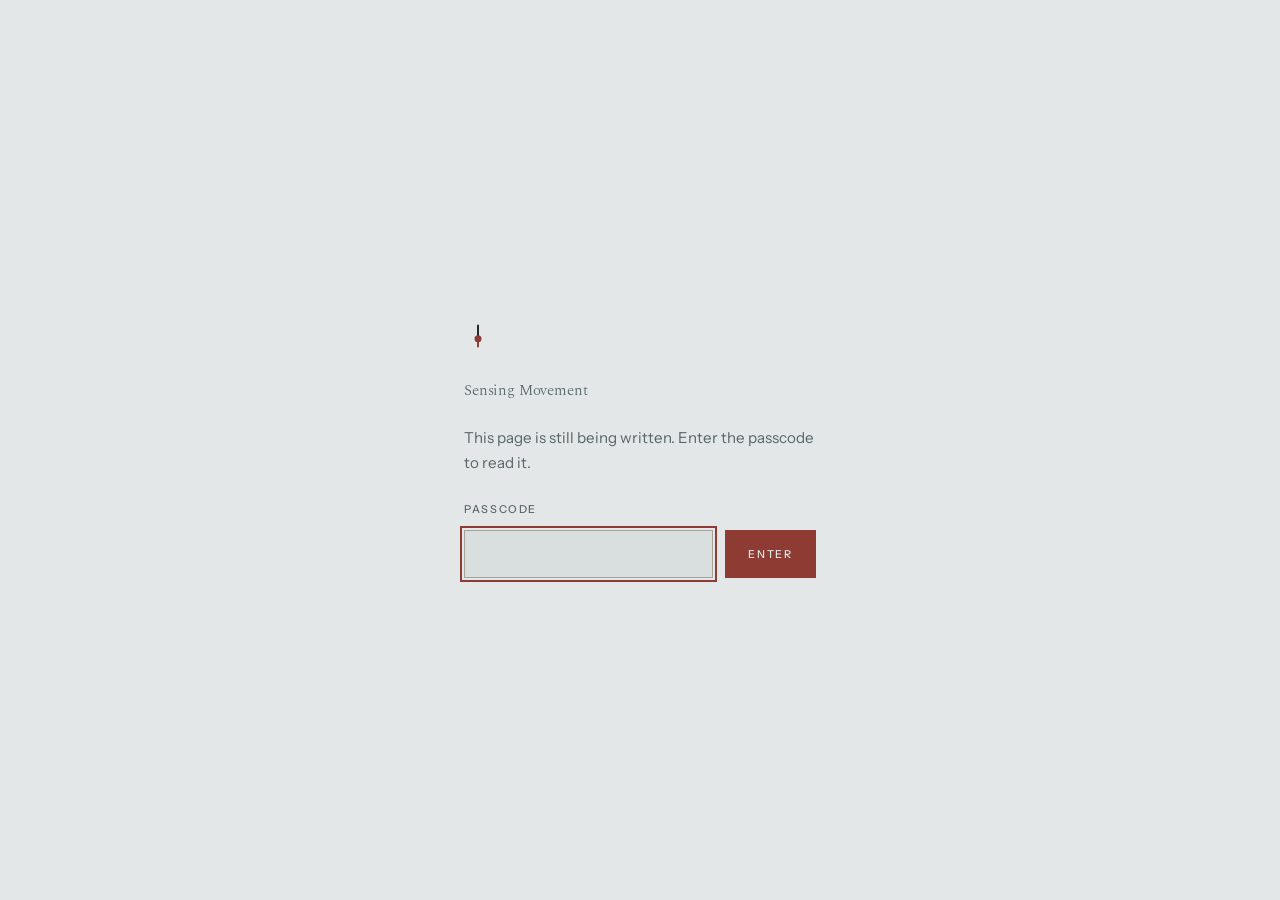
<file: index.html>
<!DOCTYPE html>
<html lang="en">
<head>
<meta charset="utf-8">
<meta name="viewport" content="width=device-width, initial-scale=1">
<title>Sensing Movement — Swati Rajput</title>
<meta name="description" content="Sensing Movement is Swati Rajput's work: a physiotherapist who works through gentle touch, listening for where movement stops travelling through the body. Auroville. Babies, children and adults.">
<meta name="theme-color" content="#E4E7E7">
<link rel="icon" type="image/svg+xml" href="/favicon.svg">
<link rel="icon" type="image/png" sizes="32x32" href="/favicon-32.png">
<link rel="apple-touch-icon" href="/apple-touch-icon.png">
<meta property="og:title" content="Sensing Movement — Swati Rajput">
<meta property="og:description" content="She puts her hands on a body and listens for where the conversation stops. Sensing Movement, with Swati Rajput. Auroville, in person.">
<meta property="og:type" content="website">
<meta property="og:url" content="https://swatirajput.in/">
<meta property="og:site_name" content="Sensing Movement">
<meta property="og:locale" content="en_GB">
<meta property="og:locale:alternate" content="fr_FR">
<meta property="og:image" content="https://swatirajput.in/og.jpg">
<meta property="og:image:width" content="1200">
<meta property="og:image:height" content="630">
<meta property="og:image:alt" content="A watercolour portrait of Swati Rajput beside her name and the words Sensing Movement.">
<meta name="twitter:card" content="summary_large_image">
<meta name="twitter:image" content="https://swatirajput.in/og.jpg">
<link rel="canonical" href="https://swatirajput.in/">
<link rel="alternate" hreflang="en" href="https://swatirajput.in/">
<link rel="alternate" hreflang="fr" href="https://swatirajput.in/fr/">
<link rel="alternate" hreflang="x-default" href="https://swatirajput.in/">
<link rel="preconnect" href="https://fonts.googleapis.com">
<link rel="preconnect" href="https://fonts.gstatic.com" crossorigin>
<link href="https://fonts.googleapis.com/css2?family=Spectral:ital,wght@0,300;0,400;0,500;1,300;1,400&family=Instrument+Sans:wght@400;500&display=swap" rel="stylesheet">
<style>.gate{display:none}html.locked{overflow:hidden}html.locked body>*:not(.gate){display:none}html.locked .gate{display:flex}</style>
<script src="/gate.js"></script>
<link rel="stylesheet" href="/style.css">
<script type="application/ld+json">
{
  "@context": "https://schema.org",
  "@graph": [
    {
      "@type": "Person",
      "@id": "https://swatirajput.in/#swati",
      "name": "Swati Rajput",
      "jobTitle": "Physiotherapist",
      "image": "https://swatirajput.in/swati.jpg",
      "url": "https://swatirajput.in/",
      "description": "A physiotherapist who works through gentle touch, listening for where movement stops travelling through the body. She calls the work Sensing Movement.",
      "knowsAbout": [
        "Paediatric physiotherapy",
        "Feldenkrais Method",
        "Movement Lesson",
        "Anat Baniel Method",
        "Sensory integration",
        "Infant motor development"
      ],
      "address": {
        "@type": "PostalAddress",
        "addressLocality": "Auroville",
        "addressRegion": "Tamil Nadu",
        "addressCountry": "IN"
      }
    },
    {
      "@type": "WebSite",
      "@id": "https://swatirajput.in/#website",
      "url": "https://swatirajput.in/",
      "name": "Sensing Movement",
      "inLanguage": "en-GB",
      "about": { "@id": "https://swatirajput.in/#swati" },
      "publisher": { "@id": "https://swatirajput.in/#swati" }
    }
  ]
}
</script>
</head>
<body>
<div class="gate" role="dialog" aria-modal="true" aria-labelledby="gate-title">
  <div class="gate-inner">
    <svg class="mark" width="28" height="28" viewBox="0 0 32 32" aria-hidden="true"><path d="M16 4V19" stroke="#1C2223" stroke-width="2.2" stroke-linecap="round"/><path d="M16 19V28" stroke="#8E3B33" stroke-width="2.2" stroke-linecap="round"/><circle cx="16" cy="19" r="4" fill="#8E3B33"/></svg>
    <p class="gate-title" id="gate-title">Sensing Movement</p>
    <p>This page is still being written. Enter the passcode to read it.</p>
    <form>
      <label for="gate-code">Passcode</label>
      <input id="gate-code" type="password" autocomplete="off" autocapitalize="none" autocorrect="off" spellcheck="false">
      <button type="submit">Enter</button>
      <p class="gate-error" hidden>That is not the passcode.</p>
    </form>
  </div>
</div>

<a class="skip" href="#main">Skip to content</a>

<div class="page">
  <header class="masthead">
    <a class="wordmark" href="#top" id="top">Swati Rajput<span class="practice">Sensing Movement</span></a>
    <nav aria-label="Language and contact">
      <a class="jump" href="/fr/" lang="fr" hreflang="fr">Fran&ccedil;ais</a>
      <a class="jump" href="#contact">Write to Swati</a>
    </nav>
  </header>
</div>

<main class="page" id="main">

  <!-- ============ HERO ============ -->
  <section class="band hero">
    <div class="gutter">
      <svg class="plate" width="152" height="400" viewBox="0 0 152 400" role="img"
           aria-label="A diagram of a leg and spine, keyed from ankle to head. A signal travels up from the ankle, stops between the knee and the hip, and then continues to the head.">
        <path class="stem" d="M4 386 V30"/>
        <path class="mask" d="M4 284 V218"/>
        <g>
          <circle class="dot" cx="4" cy="386" r="4"/><line class="tick" x1="10" y1="386" x2="17" y2="386"/><text x="23" y="389">Ankle</text>
          <circle class="dot" cx="4" cy="296" r="4"/><line class="tick" x1="10" y1="296" x2="17" y2="296"/><text x="23" y="299">Knee</text>
          <circle class="dot" cx="4" cy="206" r="4"/><line class="tick" x1="10" y1="206" x2="17" y2="206"/><text x="23" y="209">Hip</text>
          <circle class="dot" cx="4" cy="118" r="4"/><line class="tick" x1="10" y1="118" x2="17" y2="118"/><text x="23" y="121">Shoulder</text>
          <circle class="dot" cx="4" cy="30" r="4"/><line class="tick" x1="10" y1="30" x2="17" y2="30"/><text x="23" y="33">Head</text>
        </g>
        <path class="trace" d="M4 386 V30"/>
        <text class="caption" x="14" y="246">the knee and the hip</text>
        <text class="caption" x="14" y="260">were not talking</text>
      </svg>
    </div>

    <div class="content">
      <p class="label eyebrow">Auroville &middot; in person &middot; babies, children and adults</p>
      <h1>She puts her hands on a body and listens for where the conversation <em>stops.</em></h1>
      <p class="sub">A physiotherapist by training, who went looking for something that worked better and found it in touch, attention, and a great deal of patience.</p>
      <div class="actions">
        <a class="btn btn--pulse" href="#contact">Write to Swati</a>
        <a class="btn btn--line" href="#happens">What actually happens</a>
      </div>
    </div>
  </section>

  <div class="spine">

    <!-- ============ THE SHORT VERSION ============ -->
    <section class="band" id="short">
      <div class="gutter"><div class="inner"><span class="node"></span><p class="label">The short version</p></div></div>
      <div class="content">
        <h2>For anyone who has been trying to explain this to a friend</h2>
        <p class="lede gap-top">Swati is a physiotherapist by training. She spent a decade in conventional paediatric practice before going looking for something that worked better, and found it in the Feldenkrais lineage &mdash; Anat Baniel&rsquo;s work with children, and Michelle Turner&rsquo;s Movement Lesson, which she trained in directly. The work that came out of it she calls Sensing Movement.</p>
        <p>She works through gentle touch. She is not manipulating tissue and she is not correcting posture. She is listening &mdash; checking whether movement can actually travel from the ankle to the knee to the hip, finding where that conversation stops, and asking what the interruption is protecting.</p>
        <p>Conventional therapy teaches the components of a skill: how to crawl, how to hold up a head, how to hold a pencil. Swati works one level below that. She gives the nervous system a richer map of how one part of the body can talk to another. Given the map, the body reorganises itself.</p>
        <p class="quiet">Twenty-five years in practice. The last twelve in this work.</p>
      </div>
    </section>

    <!-- ============ HOW SHE WORKS ============ -->
    <section class="band" id="tenets">
      <div class="gutter"><div class="inner"><span class="node"></span><p class="label">How she works</p></div></div>
      <div class="content">
        <h2>Five things worth knowing before you come</h2>
        <div class="tenets gap-top">
          <div class="tenet">
            <h3>A body keeps compensating long after the reason has gone</h3>
            <p>A fracture at five. A difficult birth. A fright. The body contracts and finds a way around it &mdash; and then nobody tells the nervous system that the moment has passed. The workaround becomes the way you move. The same mechanism runs emotionally: a way of coping that was once necessary quietly becomes the default.</p>
          </div>
          <div class="tenet">
            <h3>A block is a communication, not a fault</h3>
            <p>Swati&rsquo;s question is never <em>how do I release this.</em> It is <em>what is this holding trying to say?</em> Something held on for a reason, usually a good one. It tends to let go once it has been genuinely heard.</p>
          </div>
          <div class="tenet">
            <h3>Nothing moves under force</h3>
            <p>Allowing cannot be conditional on an outcome. If you permit the pain in order to be rid of it, the body knows the difference. In her words: the body does not want to operate in the realm of lies.</p>
          </div>
          <div class="tenet">
            <h3>Safety is what makes acceptance possible</h3>
            <p>Deep presence opens up the possibility of acceptance, and it is the safety a person perceives that makes acceptance an option at all. What follows is a connection they can land into &mdash; one that was never really lost, only hidden underneath the disconnection.</p>
          </div>
          <div class="tenet">
            <h3>If the body isn&rsquo;t changing, the input is insufficient</h3>
            <p>Not the child&rsquo;s resistance. Not the adult&rsquo;s. Hers. When something is not shifting she assumes she has not yet given the system what it needs, and changes what she is offering.</p>
          </div>
        </div>
      </div>
    </section>

    <!-- ============ WHO COMES ============ -->
    <section class="band" id="who">
      <div class="gutter"><div class="inner"><span class="node"></span><p class="label">Who comes</p></div></div>
      <div class="content">
        <h2>The doorway is movement &mdash; and almost everything turns out to be movement</h2>
        <div class="rows gap-top">
          <div><h3>Babies</h3><p>After a difficult birth, or where milestones are not arriving: no rolling, no tracking, stiffness, feeding and gut trouble alongside it.</p></div>
          <div><h3>Children with neurological diagnoses</h3><p>Cerebral palsy, developmental delay, birth-related trauma. Often from the first weeks of life.</p></div>
          <div><h3>Children whose difficulty is less obvious</h3><p>Coordination, flexibility, crossing the midline, handwriting &mdash; or effort that seems out of proportion to the task.</p></div>
          <div><h3>Adults</h3><p>Long-held pain, stiffness, patterns of holding that have not answered to anything else.</p></div>
          <div><h3>Older children, working alone</h3><p>A small internal practice they can do without a therapist in the room &mdash; sensing from the inside, and finding more range there.</p></div>
          <div><h3>Therapists and teachers</h3><p>A hands-on training in <em>Sensing Movement</em>, in small numbers: working through touch, and through attention. Swati invites therapists and teachers to explore it alongside her rather than be taught a method. <span class="fill">confirm format: dates, length, how to apply</span></p></div>
          <div><h3>Vision &mdash; an open enquiry</h3><p>Not an offering yet. Swati&rsquo;s own reading prescription changed after a few sessions of this work. She is looking for a small group willing to record a before-and-after prescription honestly, including when nothing happens. If that interests you, say so.</p></div>
        </div>
      </div>
    </section>

    <!-- ============ WHAT HAPPENS ============ -->
    <section class="band" id="happens">
      <div class="gutter"><div class="inner"><span class="node"></span><p class="label">What happens</p></div></div>
      <div class="content">
        <h2>What a session actually looks like</h2>
        <p class="lede gap-top">You stay clothed. You lie down, usually. Swati places her hands on different parts of the body &mdash; a foot, a hip, a shoulder, the head &mdash; and it will often look as though very little is going on. There is no cracking, no stretching, no pushing against anything.</p>
        <p>With a child, the parent stays in the room.</p>
        <p>With babies, movement sometimes becomes strange before it becomes easier: arching, odd twisting, sounds. Swati stays steady through it rather than settling it, because the movement is usually the release.</p>
        <p>Adults sometimes cry. Adults quite often fall asleep.</p>
        <p>Afterwards most people are tired in a good way and want to rest. Changes tend to show up over the following days rather than on the table, and they are smaller and more ordinary than you expect: a lighter leg, a head that turns further, a child who does something new without being asked.</p>
        <p class="quiet">A session runs <span class="fill">length</span>. Medical reports are useful, but general information is fine to start with.</p>
      </div>
    </section>

    <!-- ============ STORIES ============ -->
    <section class="band" id="stories">
      <div class="gutter"><div class="inner"><span class="node"></span><p class="label">What has happened</p></div></div>
      <div class="content">
        <div class="stories">
          <p class="label">Five accounts</p>
          <h2>Told plainly, because they do not need help</h2>
          <p class="caveat">These are individual accounts, not promises. Every body is different and Swati does not work to a protocol. Nothing here is a claim about what will happen for you or your child.</p>

          <div class="story">
            <h3>A leg that felt dead</h3>
            <p>A man with a leg that registered as nothing at all. Underneath it, a part of him insisting that rest was not permitted &mdash; that nothing would ever be enough, that he had to keep going. <span class="turn">Once he stopped bargaining and genuinely allowed that part to rest, the leg came alive and light within the session, and the movement went through from hip to knee to ankle.</span> He fell asleep on the table while they were still talking.</p>
          </div>
          <div class="story">
            <h3>A baby who got stuck</h3>
            <p>Two months old. Rigid, holding her head up with enormous effort, no rolling, no tracking, difficult feeding, gut trouble. During the birth she had been stuck in the canal. As Swati worked, the baby&rsquo;s face changed &mdash; and what was needed was not correction but safety: <em>that is over, you are here now.</em> <span class="turn">Afterwards the head wobbled again</span>, which sounds like a loss and was in fact the sequence restarting. Proper head control came at three months.</p>
          </div>
          <div class="story">
            <h3>A boy who hit back</h3>
            <p>Diagnosed with global developmental delay, seen since his first week of life, not expected to develop much. He is at pre-school now. One afternoon, another child who had been bothering him for a while &mdash; and <span class="turn">for the first time in his life he hit back</span>, with the arm affected by his birth trauma. His teacher said it was the best she had seen him with other children. His grandmother was delighted. So was Swati.</p>
          </div>
          <div class="story">
            <h3>An arm that was guarding</h3>
            <p>A woman whose hand habitually held itself in a protective position. Some weeks after the work, what she reported was not about her arm. <span class="turn">She had been able to set a boundary with her parents for the first time.</span></p>
          </div>
          <div class="story">
            <h3>Reading glasses</h3>
            <p>Swati&rsquo;s own. She woke one night and spent a while drawing numbers and shapes internally, from one part of her body after another, including from behind her eyes. <span class="turn">The next day she read her phone without glasses.</span> She has not gone back to them.</p>
          </div>
        </div>
      </div>
    </section>

    <!-- ============ BEFORE YOU COME ============ -->
    <section class="band" id="before">
      <div class="gutter"><div class="inner"><span class="node"></span><p class="label">Before you come</p></div></div>
      <div class="content">
        <h2>What Swati would want you to know first</h2>
        <dl class="terms gap-top">
          <div>
            <dt>Come open, and stay critical</dt>
            <dd>She would rather you watched closely and decided for yourself than arrived believing anything. The session tends to speak for itself.</dd>
          </div>
          <div>
            <dt>She does not work to a fix</dt>
            <dd>If you arrive wanting one specific thing corrected, she will still look at the whole system, and she will say so. If vision is the first priority, she will tell you to see an eye specialist first.</dd>
          </div>
          <div>
            <dt>This sits alongside medical care, not instead of it</dt>
            <dd>Keep your paediatrician, your neurologist, your physiotherapist. Swati is not diagnosing anything, and will not ask you to stop anything.</dd>
          </div>
          <div>
            <dt>Sessions are in person</dt>
            <dd><span class="fill">Auroville &mdash; Pitanga and the other location, days available</span> The one exception is <a href="/invitation/">the recorded invitation</a>, which you can sit with anywhere.</dd>
          </div>
          <div>
            <dt>Cost</dt>
            <dd><span class="fill">to decide together: contribution basis through Pitanga for Auroville families, a fee for visitors and adults from outside</span></dd>
          </div>
        </dl>
      </div>
    </section>

    <!-- ============ ABOUT ============ -->
    <section class="band" id="about">
      <div class="gutter"><div class="inner"><span class="node"></span><p class="label">How she got here</p></div></div>
      <div class="content">
        <h2>The three years that changed how she works</h2>
        <figure class="portrait">
          <div class="frame" role="img" aria-label="A watercolour portrait of Swati Rajput, seated in afternoon light through window blinds, smiling."></div>
          <figcaption>Swati Rajput, Auroville</figcaption>
        </figure>
        <p>Swati studied physiotherapy, moved into paediatrics almost by accident, and trained in the standard approaches &mdash; neurodevelopmental technique, sensory integration. She practised in Mumbai, then in Bangalore, working with children daily.</p>
        <p>Then she left Bangalore. Three years later she went back to see the children she had worked with. All of them had reached some form of walking when she left &mdash; a walker, assisted, something. All of them had gone back to exactly where they were when she found them.</p>
        <p class="turnline">There has to be something better.</p>
        <p>What she went looking for turned out not to be another technique. Movement Lesson first, then the Feldenkrais approach &mdash; and both kept pointing past the movement itself, towards attention, and towards the person&rsquo;s own experience of what they were doing. Her work shifted accordingly. It became less about teaching a particular movement and more about noticing what happens when someone becomes attentive to movement itself.</p>
        <p>What she had to unlearn was the habit of starting from the outcome &mdash; deciding in advance where a body ought to arrive and organising everything towards it. Beginning instead with what is actually present turns out to be the harder discipline, and the more useful one. Parents, she notes, unlearn it faster than therapists do.</p>
        <p>Most of what she offers now she explored first in her own body. She still learns from the room &mdash; from children, from adults, from the therapists she teaches, and from the questions that arrive in the middle of the work.</p>
        <p>The work has kept changing since, and she is clear that it will keep changing. It has absorbed her physiotherapy training, the Feldenkrais lineage, and a long personal reckoning of her own. She will not describe it as a fixed method, because in the room it is not one.</p>
        <p>The name she has given it, <em>Sensing Movement</em>, is a name for what she keeps finding rather than for anything finished: that movement can be sensed from within, in steadily more detail. Not only the movement you can see, but the movement of weight, of breath, of attention travelling through the body.</p>
      </div>
    </section>


    <!-- ============ LETTER ============ -->
    <section class="band" id="letter">
      <div class="gutter"><div class="inner"><span class="node"></span><p class="label">A letter</p></div></div>
      <div class="content">
        <h2>Something she recorded one night</h2>
        <div class="letter gap-top">
          <p>I recorded something. It is not polished &mdash; it is raw, fumbly, not well-formed, and it has no agenda. It is alive in me, and that is the space it comes from, rather than anything meant to reach outside.</p>
          <p>It is an invitation to be where you are. Not to get somewhere: to be exactly wherever you already are, and to sense that from the inside rather than think your way towards it.</p>
          <p>Nothing is expected. Everything is allowed to be exactly the way it is, including resistance to all of it. If it does not land for you, let it be that &mdash; stop at any point, or ignore it entirely. That is welcome too.</p>
          <p>Stay with what is true for you.</p>
        </div>
        <p class="signoff">Swati</p>
        <p class="gap-top"><a class="btn btn--line" href="/invitation/">Sit with the invitation</a></p>
      </div>
    </section>

    <!-- ============ CONTACT ============ -->
    <section class="band" id="contact">
      <div class="gutter"><div class="inner"><span class="node"></span><p class="label">Get in touch</p></div></div>
      <div class="content">
        <h2>Write to Swati directly</h2>
        <p class="gap-top">Tell her who the session is for, what your concerns are, and what has been going on. Medical reports are useful but general information is fine to start with. She answers her own email.</p>
        <dl class="details">
          <div><dt>Email</dt><dd><a href="mailto:hello@swatirajput.in" class="fill">email address</a></dd></div>
          <div><dt>Where</dt><dd><span class="fill">Auroville, Tamil Nadu</span></dd></div>
          <div><dt>When</dt><dd><span class="fill">days and hours</span></dd></div>
        </dl>
      </div>
    </section>

  </div><!-- /spine -->
</main>

<div class="page">
  <footer>
    <nav aria-label="Sections">
      <a href="#short">The short version</a>
      <a href="#who">Who comes</a>
      <a href="#happens">What happens</a>
      <a href="#before">Before you come</a>
      <a href="#letter">A letter</a>
      <a href="#about">How she got here</a>
      <a href="#contact">Get in touch</a>
    </nav>
    <p>Swati Rajput &middot; Auroville, Tamil Nadu, India &mdash; this work is not a substitute for medical diagnosis or treatment.</p>
  </footer>
</div>

<script src="/site.js"></script>
</body>
</html>
</file>
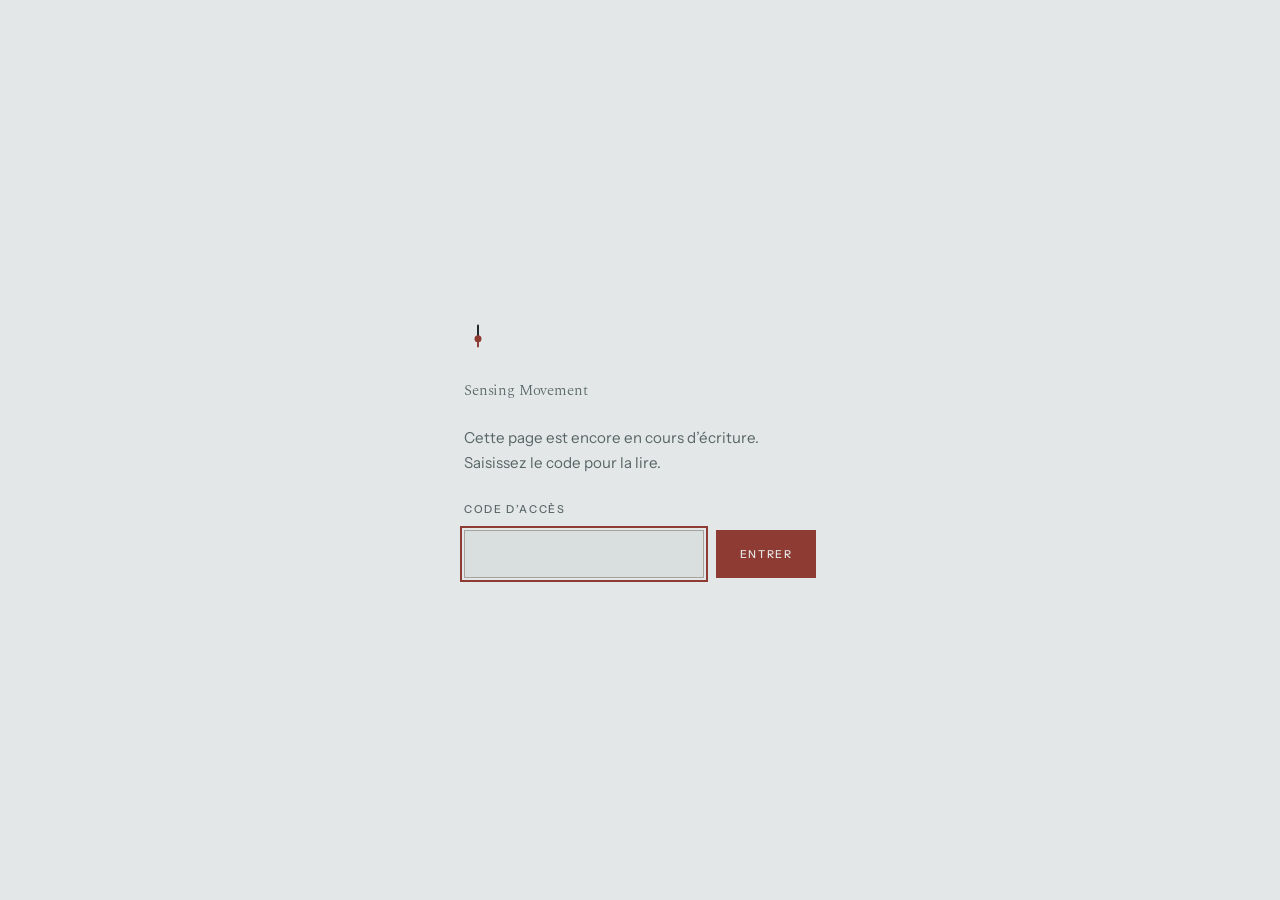
<file: fr/index.html>
<!DOCTYPE html>
<html lang="fr">
<head>
<meta charset="utf-8">
<meta name="viewport" content="width=device-width, initial-scale=1">
<title>Sensing Movement — Swati Rajput</title>
<meta name="description" content="Sensing Movement, le travail de Swati Rajput : physiothérapeute, elle travaille par un toucher doux et écoute là où le mouvement cesse de circuler dans le corps. Auroville. Bébés, enfants et adultes.">
<meta name="theme-color" content="#E4E7E7">
<link rel="icon" type="image/svg+xml" href="/favicon.svg">
<link rel="icon" type="image/png" sizes="32x32" href="/favicon-32.png">
<link rel="apple-touch-icon" href="/apple-touch-icon.png">
<meta property="og:title" content="Sensing Movement — Swati Rajput">
<meta property="og:description" content="Elle pose ses mains sur un corps et écoute là où la conversation s'arrête. Sensing Movement, avec Swati Rajput. Auroville, en personne.">
<meta property="og:type" content="website">
<meta property="og:url" content="https://swatirajput.in/fr/">
<meta property="og:site_name" content="Sensing Movement">
<meta property="og:locale" content="fr_FR">
<meta property="og:locale:alternate" content="en_GB">
<meta property="og:image" content="https://swatirajput.in/og.jpg">
<meta property="og:image:width" content="1200">
<meta property="og:image:height" content="630">
<meta property="og:image:alt" content="Un portrait à l'aquarelle de Swati Rajput, à côté de son nom et des mots Sensing Movement.">
<meta name="twitter:card" content="summary_large_image">
<meta name="twitter:image" content="https://swatirajput.in/og.jpg">
<link rel="canonical" href="https://swatirajput.in/fr/">
<link rel="alternate" hreflang="en" href="https://swatirajput.in/">
<link rel="alternate" hreflang="fr" href="https://swatirajput.in/fr/">
<link rel="alternate" hreflang="x-default" href="https://swatirajput.in/">
<link rel="preconnect" href="https://fonts.googleapis.com">
<link rel="preconnect" href="https://fonts.gstatic.com" crossorigin>
<link href="https://fonts.googleapis.com/css2?family=Spectral:ital,wght@0,300;0,400;0,500;1,300;1,400&family=Instrument+Sans:wght@400;500&display=swap" rel="stylesheet">
<style>.gate{display:none}html.locked{overflow:hidden}html.locked body>*:not(.gate){display:none}html.locked .gate{display:flex}</style>
<script src="/gate.js"></script>
<link rel="stylesheet" href="/style.css">
<script type="application/ld+json">
{
  "@context": "https://schema.org",
  "@graph": [
    {
      "@type": "Person",
      "@id": "https://swatirajput.in/#swati",
      "name": "Swati Rajput",
      "jobTitle": "Physiothérapeute",
      "image": "https://swatirajput.in/swati.jpg",
      "url": "https://swatirajput.in/fr/",
      "description": "Physiothérapeute, elle travaille par un toucher doux et écoute là où le mouvement cesse de circuler dans le corps. Elle appelle ce travail Sensing Movement.",
      "address": {
        "@type": "PostalAddress",
        "addressLocality": "Auroville",
        "addressRegion": "Tamil Nadu",
        "addressCountry": "IN"
      }
    },
    {
      "@type": "WebSite",
      "@id": "https://swatirajput.in/fr/#website",
      "url": "https://swatirajput.in/fr/",
      "name": "Sensing Movement",
      "inLanguage": "fr-FR",
      "about": { "@id": "https://swatirajput.in/#swati" },
      "publisher": { "@id": "https://swatirajput.in/#swati" }
    }
  ]
}
</script>
</head>
<body>
<div class="gate" role="dialog" aria-modal="true" aria-labelledby="gate-title">
  <div class="gate-inner">
    <svg class="mark" width="28" height="28" viewBox="0 0 32 32" aria-hidden="true"><path d="M16 4V19" stroke="#1C2223" stroke-width="2.2" stroke-linecap="round"/><path d="M16 19V28" stroke="#8E3B33" stroke-width="2.2" stroke-linecap="round"/><circle cx="16" cy="19" r="4" fill="#8E3B33"/></svg>
    <p class="gate-title" id="gate-title">Sensing Movement</p>
    <p>Cette page est encore en cours d&rsquo;&eacute;criture. Saisissez le code pour la lire.</p>
    <form>
      <label for="gate-code">Code d&rsquo;acc&egrave;s</label>
      <input id="gate-code" type="password" autocomplete="off" autocapitalize="none" autocorrect="off" spellcheck="false">
      <button type="submit">Entrer</button>
      <p class="gate-error" hidden>Ce n&rsquo;est pas le bon code.</p>
    </form>
  </div>
</div>

<a class="skip" href="#main">Aller au contenu</a>

<div class="page">
  <header class="masthead">
    <a class="wordmark" href="#top" id="top">Swati Rajput<span class="practice">Sensing Movement</span></a>
    <nav aria-label="Langue et contact">
      <a class="jump" href="/" lang="en" hreflang="en">English</a>
      <a class="jump" href="#contact">&Eacute;crire &agrave; Swati</a>
    </nav>
  </header>
</div>

<main class="page" id="main">

  <!-- ============ HERO ============ -->
  <section class="band hero">
    <div class="gutter">
      <svg class="plate" width="152" height="400" viewBox="0 0 152 400" role="img"
           aria-label="Un schéma de jambe et de colonne vertébrale, repéré de la cheville à la tête. Un signal monte depuis la cheville, s'arrête entre le genou et la hanche, puis poursuit jusqu'à la tête.">
        <path class="stem" d="M4 386 V30"/>
        <path class="mask" d="M4 284 V218"/>
        <g>
          <circle class="dot" cx="4" cy="386" r="4"/><line class="tick" x1="10" y1="386" x2="17" y2="386"/><text x="23" y="389">Cheville</text>
          <circle class="dot" cx="4" cy="296" r="4"/><line class="tick" x1="10" y1="296" x2="17" y2="296"/><text x="23" y="299">Genou</text>
          <circle class="dot" cx="4" cy="206" r="4"/><line class="tick" x1="10" y1="206" x2="17" y2="206"/><text x="23" y="209">Hanche</text>
          <circle class="dot" cx="4" cy="118" r="4"/><line class="tick" x1="10" y1="118" x2="17" y2="118"/><text x="23" y="121">&Eacute;paule</text>
          <circle class="dot" cx="4" cy="30" r="4"/><line class="tick" x1="10" y1="30" x2="17" y2="30"/><text x="23" y="33">T&ecirc;te</text>
        </g>
        <path class="trace" d="M4 386 V30"/>
        <text class="caption" x="14" y="246">le genou et la hanche</text>
        <text class="caption" x="14" y="260">ne se parlaient pas</text>
      </svg>
    </div>

    <div class="content">
      <p class="label eyebrow">Auroville &middot; en personne &middot; b&eacute;b&eacute;s, enfants et adultes</p>
      <h1>Elle pose ses mains sur un corps et &eacute;coute l&agrave; o&ugrave; la conversation <em>s&rsquo;arr&ecirc;te.</em></h1>
      <p class="sub">Physioth&eacute;rapeute de formation, partie chercher quelque chose de plus juste, et qui l&rsquo;a trouv&eacute; dans le toucher, l&rsquo;attention et beaucoup de patience.</p>
      <div class="actions">
        <a class="btn btn--pulse" href="#contact">&Eacute;crire &agrave; Swati</a>
        <a class="btn btn--line" href="#happens">Ce qui se passe vraiment</a>
      </div>
    </div>
  </section>

  <div class="spine">

    <!-- ============ EN BREF ============ -->
    <section class="band" id="short">
      <div class="gutter"><div class="inner"><span class="node"></span><p class="label">En bref</p></div></div>
      <div class="content">
        <h2>Pour ceux qui essaient d&rsquo;expliquer cela &agrave; un ami</h2>
        <p class="lede gap-top">Swati est physioth&eacute;rapeute de formation. Elle a pass&eacute; dix ans en p&eacute;diatrie conventionnelle avant de partir chercher quelque chose de plus juste, et l&rsquo;a trouv&eacute; dans la lign&eacute;e Feldenkrais &mdash; le travail d&rsquo;Anat Baniel avec les enfants, et Movement Lesson de Michelle Turner, aupr&egrave;s de qui elle s&rsquo;est form&eacute;e directement. Le travail qui en est n&eacute;, elle l&rsquo;appelle Sensing Movement.</p>
        <p>Elle travaille par un toucher doux. Elle ne manipule pas les tissus et ne corrige pas la posture. Elle &eacute;coute &mdash; elle v&eacute;rifie si le mouvement peut r&eacute;ellement circuler de la cheville au genou puis &agrave; la hanche, cherche o&ugrave; cette conversation s&rsquo;arr&ecirc;te, et demande ce que l&rsquo;interruption protège.</p>
        <p>La th&eacute;rapie conventionnelle enseigne les composantes d&rsquo;un geste&nbsp;: comment ramper, comment tenir sa t&ecirc;te, comment tenir un crayon. Swati travaille un cran en dessous. Elle donne au syst&egrave;me nerveux une carte plus riche de la fa&ccedil;on dont une partie du corps peut parler &agrave; une autre. Avec cette carte, le corps se r&eacute;organise de lui-m&ecirc;me.</p>
        <p class="quiet">Vingt-cinq ans de pratique. Les douze derni&egrave;res dans ce travail.</p>
      </div>
    </section>

    <!-- ============ COMMENT ELLE TRAVAILLE ============ -->
    <section class="band" id="tenets">
      <div class="gutter"><div class="inner"><span class="node"></span><p class="label">Comment elle travaille</p></div></div>
      <div class="content">
        <h2>Cinq choses &agrave; savoir avant de venir</h2>
        <div class="tenets gap-top">
          <div class="tenet">
            <h3>Un corps continue de compenser longtemps apr&egrave;s que la raison a disparu</h3>
            <p>Une fracture &agrave; cinq ans. Une naissance difficile. Une frayeur. Le corps se contracte et trouve un chemin de contournement &mdash; et personne ne dit ensuite au syst&egrave;me nerveux que le moment est pass&eacute;. Le contournement devient votre fa&ccedil;on de bouger. Le m&ecirc;me m&eacute;canisme joue sur le plan &eacute;motionnel&nbsp;: une mani&egrave;re de faire face, autrefois n&eacute;cessaire, devient discr&egrave;tement la norme.</p>
          </div>
          <div class="tenet">
            <h3>Un blocage est une communication, pas un d&eacute;faut</h3>
            <p>La question de Swati n&rsquo;est jamais <em>comment lib&eacute;rer cela.</em> Elle est <em>qu&rsquo;est-ce que cette retenue essaie de dire&nbsp;?</em> Quelque chose a tenu bon pour une raison, en g&eacute;n&eacute;ral bonne. Cela tend &agrave; l&acirc;cher une fois que cela a &eacute;t&eacute; vraiment entendu.</p>
          </div>
          <div class="tenet">
            <h3>Rien ne bouge sous la contrainte</h3>
            <p>Le consentement ne peut pas &ecirc;tre conditionn&eacute; &agrave; un r&eacute;sultat. Si vous acceptez la douleur pour vous en d&eacute;barrasser, le corps fait la diff&eacute;rence. Selon ses mots&nbsp;: le corps ne veut pas fonctionner dans le registre du mensonge.</p>
          </div>
          <div class="tenet">
            <h3>C&rsquo;est la s&eacute;curit&eacute; qui rend l&rsquo;acceptation possible</h3>
            <p>Une pr&eacute;sence profonde ouvre la possibilit&eacute; de l&rsquo;acceptation, et c&rsquo;est la s&eacute;curit&eacute; que la personne per&ccedil;oit qui fait de l&rsquo;acceptation une option. Ce qui suit est un lien o&ugrave; elle peut se poser &mdash; un lien qui n&rsquo;avait jamais vraiment &eacute;t&eacute; perdu, seulement cach&eacute; sous la d&eacute;connexion.</p>
          </div>
          <div class="tenet">
            <h3>Si le corps ne change pas, l&rsquo;apport est insuffisant</h3>
            <p>Pas la r&eacute;sistance de l&rsquo;enfant. Pas celle de l&rsquo;adulte. La sienne. Quand quelque chose ne bouge pas, elle suppose qu&rsquo;elle n&rsquo;a pas encore donn&eacute; au syst&egrave;me ce dont il a besoin, et change ce qu&rsquo;elle propose.</p>
          </div>
        </div>
      </div>
    </section>

    <!-- ============ QUI VIENT ============ -->
    <section class="band" id="who">
      <div class="gutter"><div class="inner"><span class="node"></span><p class="label">Qui vient</p></div></div>
      <div class="content">
        <h2>La porte d&rsquo;entr&eacute;e est le mouvement &mdash; et presque tout se r&eacute;v&egrave;le &ecirc;tre du mouvement</h2>
        <div class="rows gap-top">
          <div><h3>B&eacute;b&eacute;s</h3><p>Apr&egrave;s une naissance difficile, ou lorsque les &eacute;tapes n&rsquo;arrivent pas&nbsp;: pas de retournement, pas de poursuite du regard, raideur, difficult&eacute;s d&rsquo;alimentation et troubles digestifs qui vont avec.</p></div>
          <div><h3>Enfants avec un diagnostic neurologique</h3><p>Paralysie c&eacute;r&eacute;brale, retard de d&eacute;veloppement, traumatisme li&eacute; &agrave; la naissance. Souvent d&egrave;s les premi&egrave;res semaines de vie.</p></div>
          <div><h3>Enfants dont la difficult&eacute; est moins visible</h3><p>Coordination, souplesse, franchissement de la ligne m&eacute;diane, &eacute;criture &mdash; ou un effort qui semble disproportionn&eacute; par rapport &agrave; la t&acirc;che.</p></div>
          <div><h3>Adultes</h3><p>Douleurs anciennes, raideurs, sch&eacute;mas de retenue qui n&rsquo;ont r&eacute;pondu &agrave; rien d&rsquo;autre.</p></div>
          <div><h3>Enfants plus grands, en autonomie</h3><p>Une petite pratique int&eacute;rieure qu&rsquo;ils peuvent faire sans th&eacute;rapeute dans la pi&egrave;ce &mdash; sentir de l&rsquo;int&eacute;rieur, et y trouver plus d&rsquo;amplitude.</p></div>
          <div><h3>Th&eacute;rapeutes et enseignants</h3><p>Une formation pratique &agrave; <em>Sensing Movement</em>, en petit nombre&nbsp;: par le toucher, et par l&rsquo;attention. Swati invite th&eacute;rapeutes et enseignants &agrave; l&rsquo;explorer &agrave; ses c&ocirc;t&eacute;s plut&ocirc;t qu&rsquo;&agrave; recevoir une m&eacute;thode. <span class="fill">&agrave; confirmer&nbsp;: dates, dur&eacute;e, comment s&rsquo;inscrire</span></p></div>
          <div><h3>La vision &mdash; une recherche ouverte</h3><p>Ce n&rsquo;est pas encore une offre. La correction visuelle de Swati elle-m&ecirc;me a chang&eacute; apr&egrave;s quelques s&eacute;ances de ce travail. Elle cherche un petit groupe pr&ecirc;t &agrave; consigner honn&ecirc;tement une prescription avant et apr&egrave;s, y compris lorsque rien ne se produit. Si cela vous int&eacute;resse, dites-le.</p></div>
        </div>
      </div>
    </section>

    <!-- ============ CE QUI SE PASSE ============ -->
    <section class="band" id="happens">
      <div class="gutter"><div class="inner"><span class="node"></span><p class="label">Ce qui se passe</p></div></div>
      <div class="content">
        <h2>&Agrave; quoi ressemble vraiment une s&eacute;ance</h2>
        <p class="lede gap-top">Vous restez habill&eacute;. Vous &ecirc;tes allong&eacute;, le plus souvent. Swati pose ses mains sur diff&eacute;rentes parties du corps &mdash; un pied, une hanche, une &eacute;paule, la t&ecirc;te &mdash; et il semblera souvent qu&rsquo;il ne se passe presque rien. Il n&rsquo;y a ni craquement, ni &eacute;tirement, ni pouss&eacute;e contre quoi que ce soit.</p>
        <p>Avec un enfant, le parent reste dans la pi&egrave;ce.</p>
        <p>Avec les b&eacute;b&eacute;s, le mouvement devient parfois &eacute;trange avant de devenir plus facile&nbsp;: cambrures, torsions inhabituelles, sons. Swati reste stable &agrave; travers cela plut&ocirc;t que de l&rsquo;apaiser, car le mouvement est le plus souvent la lib&eacute;ration elle-m&ecirc;me.</p>
        <p>Les adultes pleurent parfois. Les adultes s&rsquo;endorment assez souvent.</p>
        <p>Ensuite, la plupart des gens sont fatigu&eacute;s dans le bon sens et ont envie de se reposer. Les changements apparaissent plut&ocirc;t dans les jours qui suivent que sur la table, et ils sont plus petits et plus ordinaires qu&rsquo;on ne l&rsquo;imagine&nbsp;: une jambe plus l&eacute;g&egrave;re, une t&ecirc;te qui tourne plus loin, un enfant qui fait quelque chose de nouveau sans qu&rsquo;on le lui demande.</p>
        <p class="quiet">Une s&eacute;ance dure <span class="fill">dur&eacute;e</span>. Les comptes rendus m&eacute;dicaux sont utiles, mais des informations g&eacute;n&eacute;rales suffisent pour commencer.</p>
      </div>
    </section>

    <!-- ============ CE QUI EST ARRIV&Eacute; ============ -->
    <section class="band" id="stories">
      <div class="gutter"><div class="inner"><span class="node"></span><p class="label">Ce qui est arriv&eacute;</p></div></div>
      <div class="content">
        <div class="stories">
          <p class="label">Cinq r&eacute;cits</p>
          <h2>Racont&eacute;s simplement, parce qu&rsquo;ils n&rsquo;ont pas besoin d&rsquo;aide</h2>
          <p class="caveat">Ce sont des r&eacute;cits individuels, pas des promesses. Chaque corps est diff&eacute;rent et Swati ne travaille pas selon un protocole. Rien ici n&rsquo;affirme ce qui se produira pour vous ou pour votre enfant.</p>

          <div class="story">
            <h3>Une jambe qui semblait morte</h3>
            <p>Un homme dont la jambe n&rsquo;enregistrait absolument rien. En dessous, une part de lui insistait&nbsp;: le repos n&rsquo;&eacute;tait pas permis, rien ne serait jamais suffisant, il devait continuer. <span class="turn">Lorsqu&rsquo;il a cess&eacute; de n&eacute;gocier et a r&eacute;ellement permis &agrave; cette part de se reposer, la jambe est devenue vivante et l&eacute;g&egrave;re au cours de la s&eacute;ance, et le mouvement est pass&eacute; de la hanche au genou puis &agrave; la cheville.</span> Il s&rsquo;est endormi sur la table alors qu&rsquo;ils parlaient encore.</p>
          </div>
          <div class="story">
            <h3>Un b&eacute;b&eacute; rest&eacute; bloqu&eacute;</h3>
            <p>Deux mois. Rigide, tenant sa t&ecirc;te au prix d&rsquo;un effort &eacute;norme, pas de retournement, pas de poursuite du regard, alimentation difficile, troubles digestifs. Pendant l&rsquo;accouchement, elle &eacute;tait rest&eacute;e bloqu&eacute;e dans le passage. Pendant que Swati travaillait, le visage du b&eacute;b&eacute; a chang&eacute; &mdash; et ce dont elle avait besoin n&rsquo;&eacute;tait pas d&rsquo;une correction mais de s&eacute;curit&eacute;&nbsp;: <em>c&rsquo;est termin&eacute;, tu es ici maintenant.</em> <span class="turn">Ensuite, la t&ecirc;te a de nouveau vacill&eacute;</span>, ce qui ressemble &agrave; une perte et &eacute;tait en r&eacute;alit&eacute; la s&eacute;quence qui reprenait. Un vrai contr&ocirc;le de la t&ecirc;te est venu &agrave; trois mois.</p>
          </div>
          <div class="story">
            <h3>Un gar&ccedil;on qui a rendu le coup</h3>
            <p>Diagnostiqu&eacute; d&rsquo;un retard global de d&eacute;veloppement, suivi depuis sa premi&egrave;re semaine de vie, dont on n&rsquo;attendait pas grand-chose. Il est en maternelle aujourd&rsquo;hui. Un apr&egrave;s-midi, un autre enfant l&rsquo;importunait depuis un moment &mdash; et <span class="turn">pour la premi&egrave;re fois de sa vie, il a rendu le coup</span>, avec le bras affect&eacute; par son traumatisme de naissance. Sa ma&icirc;tresse a dit que c&rsquo;&eacute;tait le meilleur qu&rsquo;elle l&rsquo;ait vu avec d&rsquo;autres enfants. Sa grand-m&egrave;re &eacute;tait ravie. Swati aussi.</p>
          </div>
          <div class="story">
            <h3>Un bras qui montait la garde</h3>
            <p>Une femme dont la main se tenait habituellement dans une position de protection. Quelques semaines apr&egrave;s le travail, ce qu&rsquo;elle a rapport&eacute; ne concernait pas son bras. <span class="turn">Elle avait pu poser une limite &agrave; ses parents pour la premi&egrave;re fois.</span></p>
          </div>
          <div class="story">
            <h3>Des lunettes de lecture</h3>
            <p>Les siennes. Elle s&rsquo;est r&eacute;veill&eacute;e une nuit et a pass&eacute; un moment &agrave; dessiner int&eacute;rieurement des chiffres et des formes, depuis une partie de son corps apr&egrave;s l&rsquo;autre, y compris depuis l&rsquo;arri&egrave;re de ses yeux. <span class="turn">Le lendemain, elle a lu son t&eacute;l&eacute;phone sans lunettes.</span> Elle n&rsquo;y est pas revenue.</p>
          </div>
        </div>
      </div>
    </section>

    <!-- ============ AVANT DE VENIR ============ -->
    <section class="band" id="before">
      <div class="gutter"><div class="inner"><span class="node"></span><p class="label">Avant de venir</p></div></div>
      <div class="content">
        <h2>Ce que Swati aimerait que vous sachiez d&rsquo;abord</h2>
        <dl class="terms gap-top">
          <div>
            <dt>Venez ouvert, et restez critique</dt>
            <dd>Elle pr&eacute;f&egrave;re que vous observiez de pr&egrave;s et jugiez par vous-m&ecirc;me plut&ocirc;t que d&rsquo;arriver en croyant quoi que ce soit. La s&eacute;ance parle en g&eacute;n&eacute;ral d&rsquo;elle-m&ecirc;me.</dd>
          </div>
          <div>
            <dt>Elle ne travaille pas &agrave; r&eacute;parer</dt>
            <dd>Si vous arrivez en voulant corriger une chose pr&eacute;cise, elle regardera tout de m&ecirc;me l&rsquo;ensemble du syst&egrave;me, et elle vous le dira. Si la vision est la premi&egrave;re priorit&eacute;, elle vous dira de consulter d&rsquo;abord un ophtalmologue.</dd>
          </div>
          <div>
            <dt>Cela accompagne le suivi m&eacute;dical, il ne le remplace pas</dt>
            <dd>Gardez votre p&eacute;diatre, votre neurologue, votre physioth&eacute;rapeute. Swati ne pose aucun diagnostic et ne vous demandera d&rsquo;arr&ecirc;ter quoi que ce soit.</dd>
          </div>
          <div>
            <dt>Les s&eacute;ances ont lieu en pr&eacute;sentiel</dt>
            <dd><span class="fill">Auroville &mdash; Pitanga et l&rsquo;autre lieu, jours disponibles</span> La seule exception est <a href="/invitation/">l&rsquo;invitation enregistr&eacute;e</a>, que vous pouvez &eacute;couter o&ugrave; que vous soyez.</dd>
          </div>
          <div>
            <dt>Co&ucirc;t</dt>
            <dd><span class="fill">&agrave; d&eacute;cider ensemble&nbsp;: sur la base d&rsquo;une contribution via Pitanga pour les familles d&rsquo;Auroville, un tarif pour les visiteurs et les adultes de l&rsquo;ext&eacute;rieur</span></dd>
          </div>
        </dl>
      </div>
    </section>

    <!-- ============ SON PARCOURS ============ -->
    <section class="band" id="about">
      <div class="gutter"><div class="inner"><span class="node"></span><p class="label">Son parcours</p></div></div>
      <div class="content">
        <h2>Les trois ann&eacute;es qui ont chang&eacute; sa fa&ccedil;on de travailler</h2>
        <figure class="portrait">
          <div class="frame" role="img" aria-label="Un portrait à l'aquarelle de Swati Rajput, assise dans la lumière de l'après-midi filtrée par un store, souriante."></div>
          <figcaption>Swati Rajput, Auroville</figcaption>
        </figure>
        <p>Swati a &eacute;tudi&eacute; la physioth&eacute;rapie, est arriv&eacute;e &agrave; la p&eacute;diatrie presque par hasard, et s&rsquo;est form&eacute;e aux approches classiques &mdash; technique neuro-d&eacute;veloppementale, int&eacute;gration sensorielle. Elle a exerc&eacute; &agrave; Mumbai, puis &agrave; Bangalore, aupr&egrave;s d&rsquo;enfants au quotidien.</p>
        <p>Puis elle a quitt&eacute; Bangalore. Trois ans plus tard, elle est revenue voir les enfants avec qui elle avait travaill&eacute;. Tous avaient atteint une forme de marche &agrave; son d&eacute;part &mdash; un d&eacute;ambulateur, une aide, quelque chose. Tous &eacute;taient revenus exactement l&agrave; o&ugrave; ils en &eacute;taient lorsqu&rsquo;elle les avait rencontr&eacute;s.</p>
        <p class="turnline">Il doit exister quelque chose de mieux.</p>
        <p>Ce qu&rsquo;elle est all&eacute;e chercher ne s&rsquo;est pas av&eacute;r&eacute; &ecirc;tre une technique de plus. Movement Lesson d&rsquo;abord, puis l&rsquo;approche Feldenkrais &mdash; et toutes deux d&eacute;signaient quelque chose au-del&agrave; du mouvement lui-m&ecirc;me&nbsp;: l&rsquo;attention, et l&rsquo;exp&eacute;rience que la personne fait de ce qu&rsquo;elle est en train de faire. Son travail s&rsquo;est d&eacute;plac&eacute; en cons&eacute;quence. Il s&rsquo;est agi de moins en moins d&rsquo;enseigner un mouvement particulier, et de plus en plus de remarquer ce qui se produit lorsqu&rsquo;on devient attentif au mouvement lui-m&ecirc;me.</p>
        <p>Ce qu&rsquo;elle a d&ucirc; d&eacute;sapprendre, c&rsquo;est l&rsquo;habitude de partir du r&eacute;sultat &mdash; d&eacute;cider &agrave; l&rsquo;avance o&ugrave; un corps devrait arriver et tout organiser dans cette direction. Commencer plut&ocirc;t par ce qui est r&eacute;ellement l&agrave; se r&eacute;v&egrave;le &ecirc;tre la discipline la plus difficile, et la plus utile. Les parents, note-t-elle, la d&eacute;sapprennent plus vite que les th&eacute;rapeutes.</p>
        <p>L&rsquo;essentiel de ce qu&rsquo;elle propose aujourd&rsquo;hui, elle l&rsquo;a d&rsquo;abord explor&eacute; dans son propre corps. Elle continue d&rsquo;apprendre dans la pi&egrave;ce &mdash; des enfants, des adultes, des th&eacute;rapeutes qu&rsquo;elle forme, et des questions qui surgissent au milieu du travail.</p>
        <p>Le travail n&rsquo;a cess&eacute; de changer depuis, et elle est claire&nbsp;: il continuera de changer. Il a absorb&eacute; sa formation de physioth&eacute;rapeute, la lign&eacute;e Feldenkrais, et un long cheminement personnel. Elle refuse de le d&eacute;crire comme une m&eacute;thode fixe, parce que dans la pi&egrave;ce, il n&rsquo;en est pas une.</p>
        <p>Le nom qu&rsquo;elle lui a donn&eacute;, <em>Sensing Movement</em>, d&eacute;signe ce qu&rsquo;elle continue de d&eacute;couvrir plut&ocirc;t que quelque chose d&rsquo;achev&eacute;&nbsp;: que le mouvement peut se sentir de l&rsquo;int&eacute;rieur, avec de plus en plus de finesse. Non seulement le mouvement que l&rsquo;on voit, mais celui du poids, du souffle, de l&rsquo;attention qui circule dans le corps.</p>
      </div>
    </section>


    <!-- ============ LETTRE ============ -->
    <section class="band" id="letter">
      <div class="gutter"><div class="inner"><span class="node"></span><p class="label">Une lettre</p></div></div>
      <div class="content">
        <h2>Quelque chose qu&rsquo;elle a enregistr&eacute; une nuit</h2>
        <div class="letter gap-top">
          <p>J&rsquo;ai enregistr&eacute; quelque chose. Ce n&rsquo;est pas abouti &mdash; c&rsquo;est brut, maladroit, mal d&eacute;gross&iuml;, et sans intention pr&eacute;cise. C&rsquo;est vivant en moi, et c&rsquo;est de l&agrave; que cela vient, plut&ocirc;t que de quelque chose destin&eacute; &agrave; atteindre l&rsquo;ext&eacute;rieur.</p>
          <p>C&rsquo;est une invitation &agrave; &ecirc;tre l&agrave; o&ugrave; vous &ecirc;tes. Non pas &agrave; arriver quelque part&nbsp;: &agrave; &ecirc;tre exactement l&agrave; o&ugrave; vous &ecirc;tes d&eacute;j&agrave;, et &agrave; le sentir de l&rsquo;int&eacute;rieur plut&ocirc;t qu&rsquo;&agrave; y penser.</p>
          <p>Rien n&rsquo;est attendu. Tout a le droit d&rsquo;&ecirc;tre exactement comme c&rsquo;est, y compris la r&eacute;sistance &agrave; tout cela. Si cela ne vous parle pas, qu&rsquo;il en soit ainsi &mdash; arr&ecirc;tez &agrave; tout moment, ou ignorez-le compl&egrave;tement. C&rsquo;est bienvenu aussi.</p>
          <p>Restez avec ce qui est vrai pour vous.</p>
        </div>
        <p class="signoff">Swati</p>
        <p class="gap-top"><a class="btn btn--line" href="/invitation/">&Eacute;couter l&rsquo;invitation <span class="quiet">(en anglais)</span></a></p>
      </div>
    </section>

    <!-- ============ CONTACT ============ -->
    <section class="band" id="contact">
      <div class="gutter"><div class="inner"><span class="node"></span><p class="label">La contacter</p></div></div>
      <div class="content">
        <h2>&Eacute;crivez directement &agrave; Swati</h2>
        <p class="gap-top">Dites-lui pour qui est la s&eacute;ance, quelles sont vos pr&eacute;occupations, et ce qui se passe. Les comptes rendus m&eacute;dicaux sont utiles, mais des informations g&eacute;n&eacute;rales suffisent pour commencer. Elle r&eacute;pond elle-m&ecirc;me &agrave; ses courriels.</p>
        <dl class="details">
          <div><dt>Courriel</dt><dd><a href="mailto:hello@swatirajput.in" class="fill">adresse e-mail</a></dd></div>
          <div><dt>O&ugrave;</dt><dd><span class="fill">Auroville, Tamil Nadu</span></dd></div>
          <div><dt>Quand</dt><dd><span class="fill">jours et horaires</span></dd></div>
        </dl>
      </div>
    </section>

  </div><!-- /spine -->
</main>

<div class="page">
  <footer>
    <nav aria-label="Sections">
      <a href="#short">En bref</a>
      <a href="#who">Qui vient</a>
      <a href="#happens">Ce qui se passe</a>
      <a href="#before">Avant de venir</a>
      <a href="#letter">Une lettre</a>
      <a href="#about">Son parcours</a>
      <a href="#contact">La contacter</a>
    </nav>
    <p>Swati Rajput &middot; Auroville, Tamil Nadu, Inde &mdash; ce travail ne remplace ni un diagnostic ni un traitement m&eacute;dical.</p>
  </footer>
</div>

<script src="/site.js"></script>
</body>
</html>
</file>
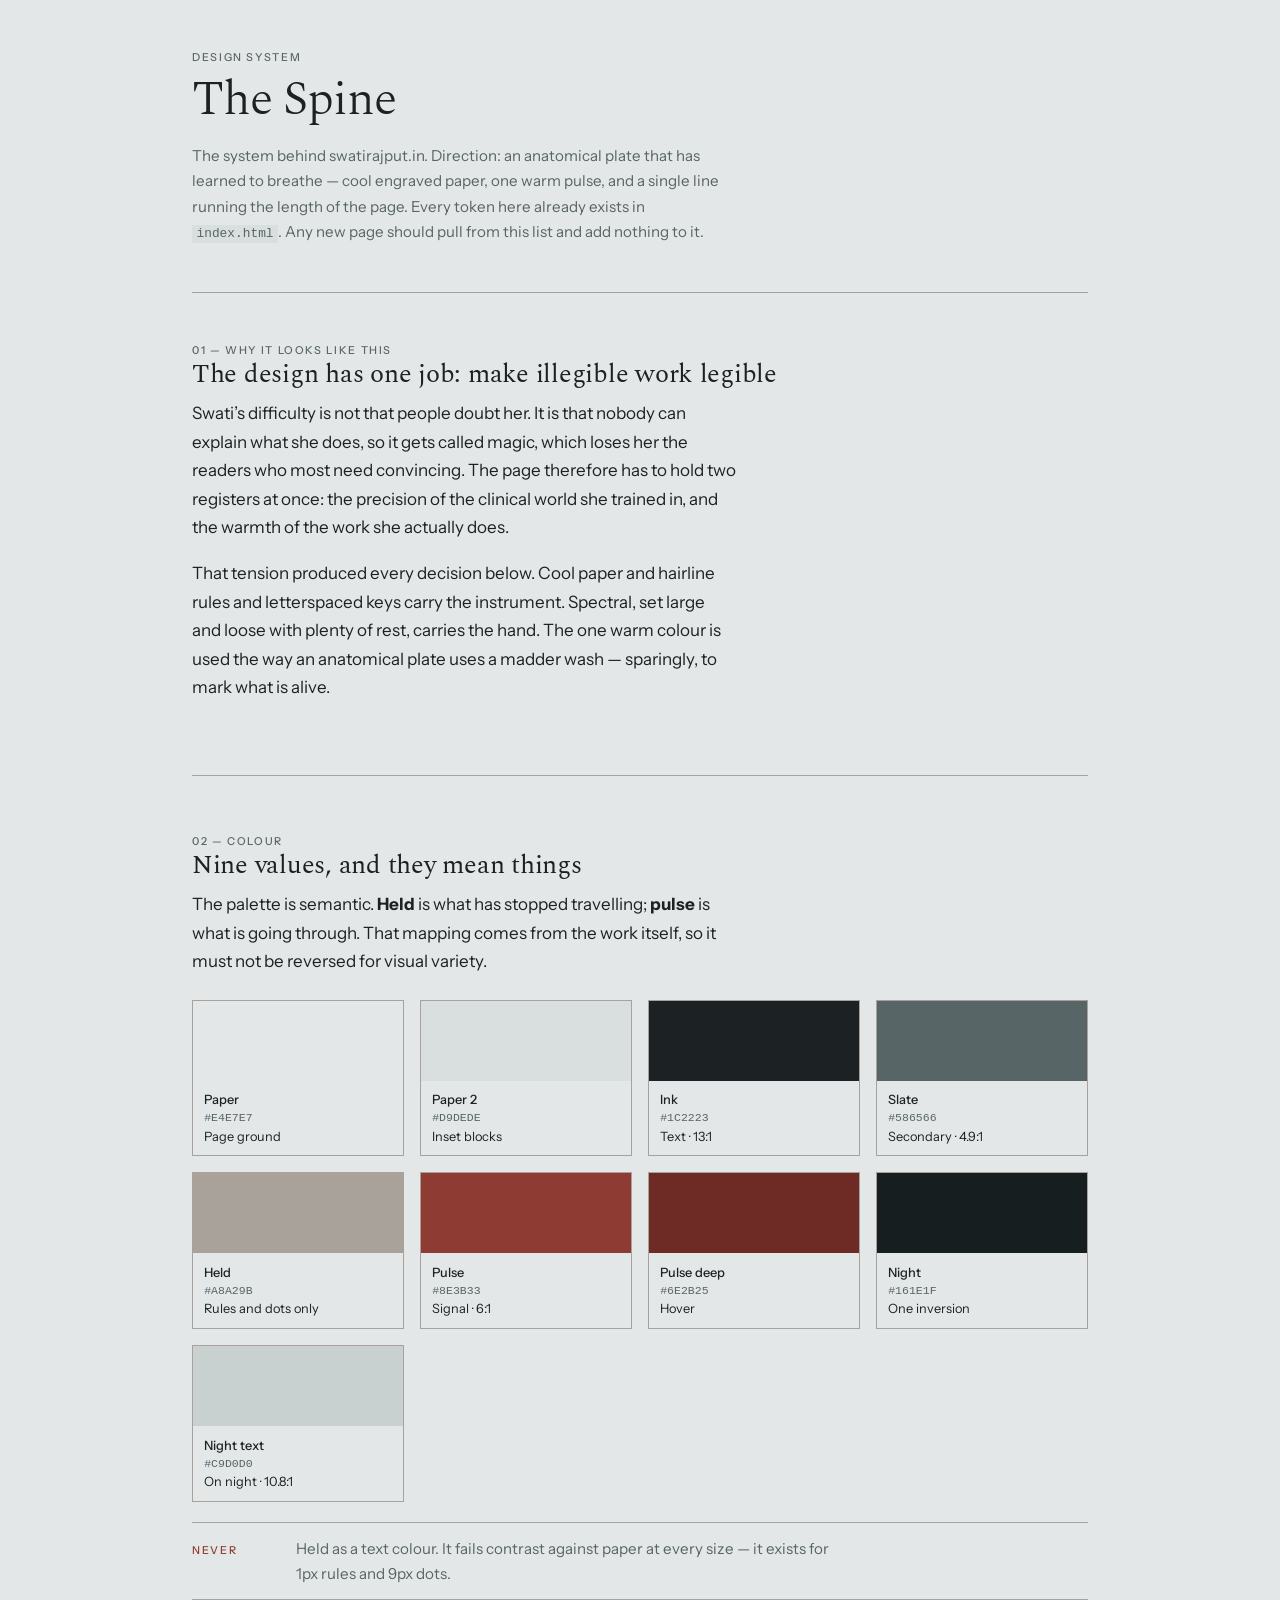
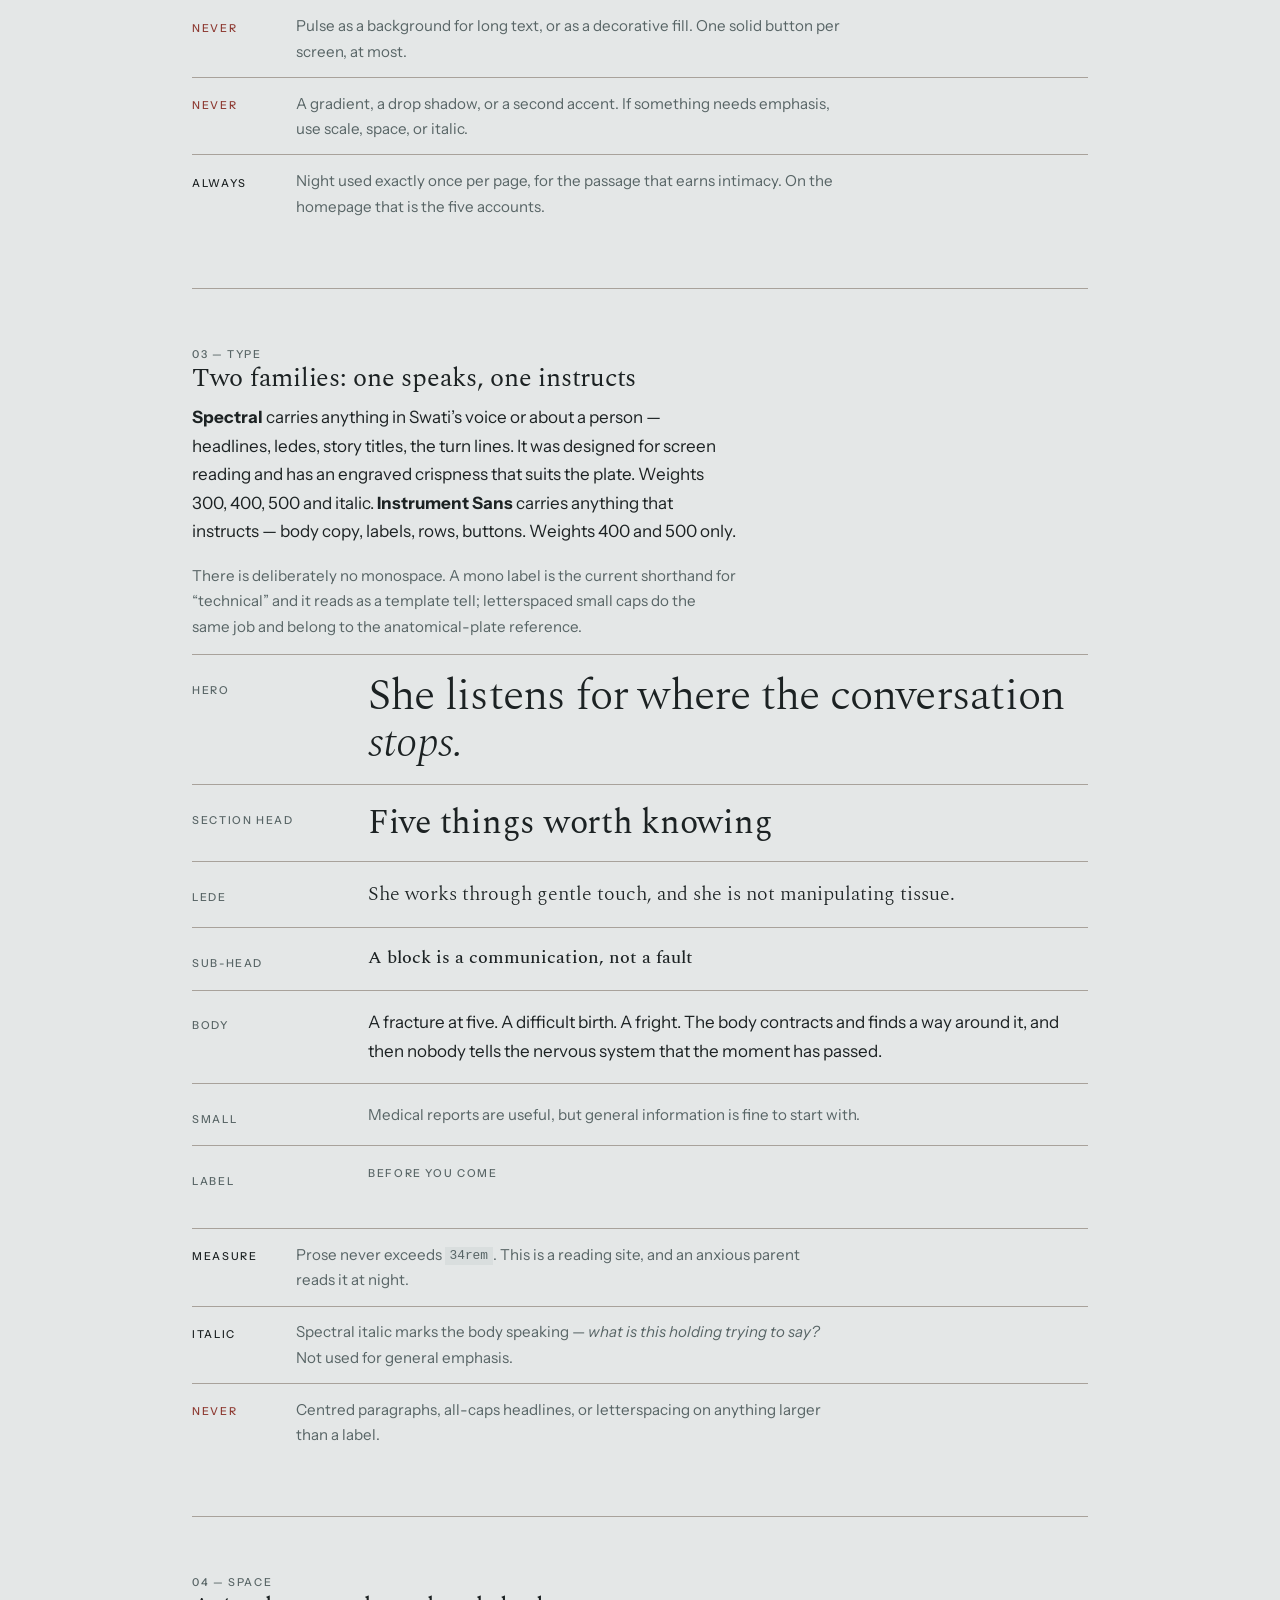
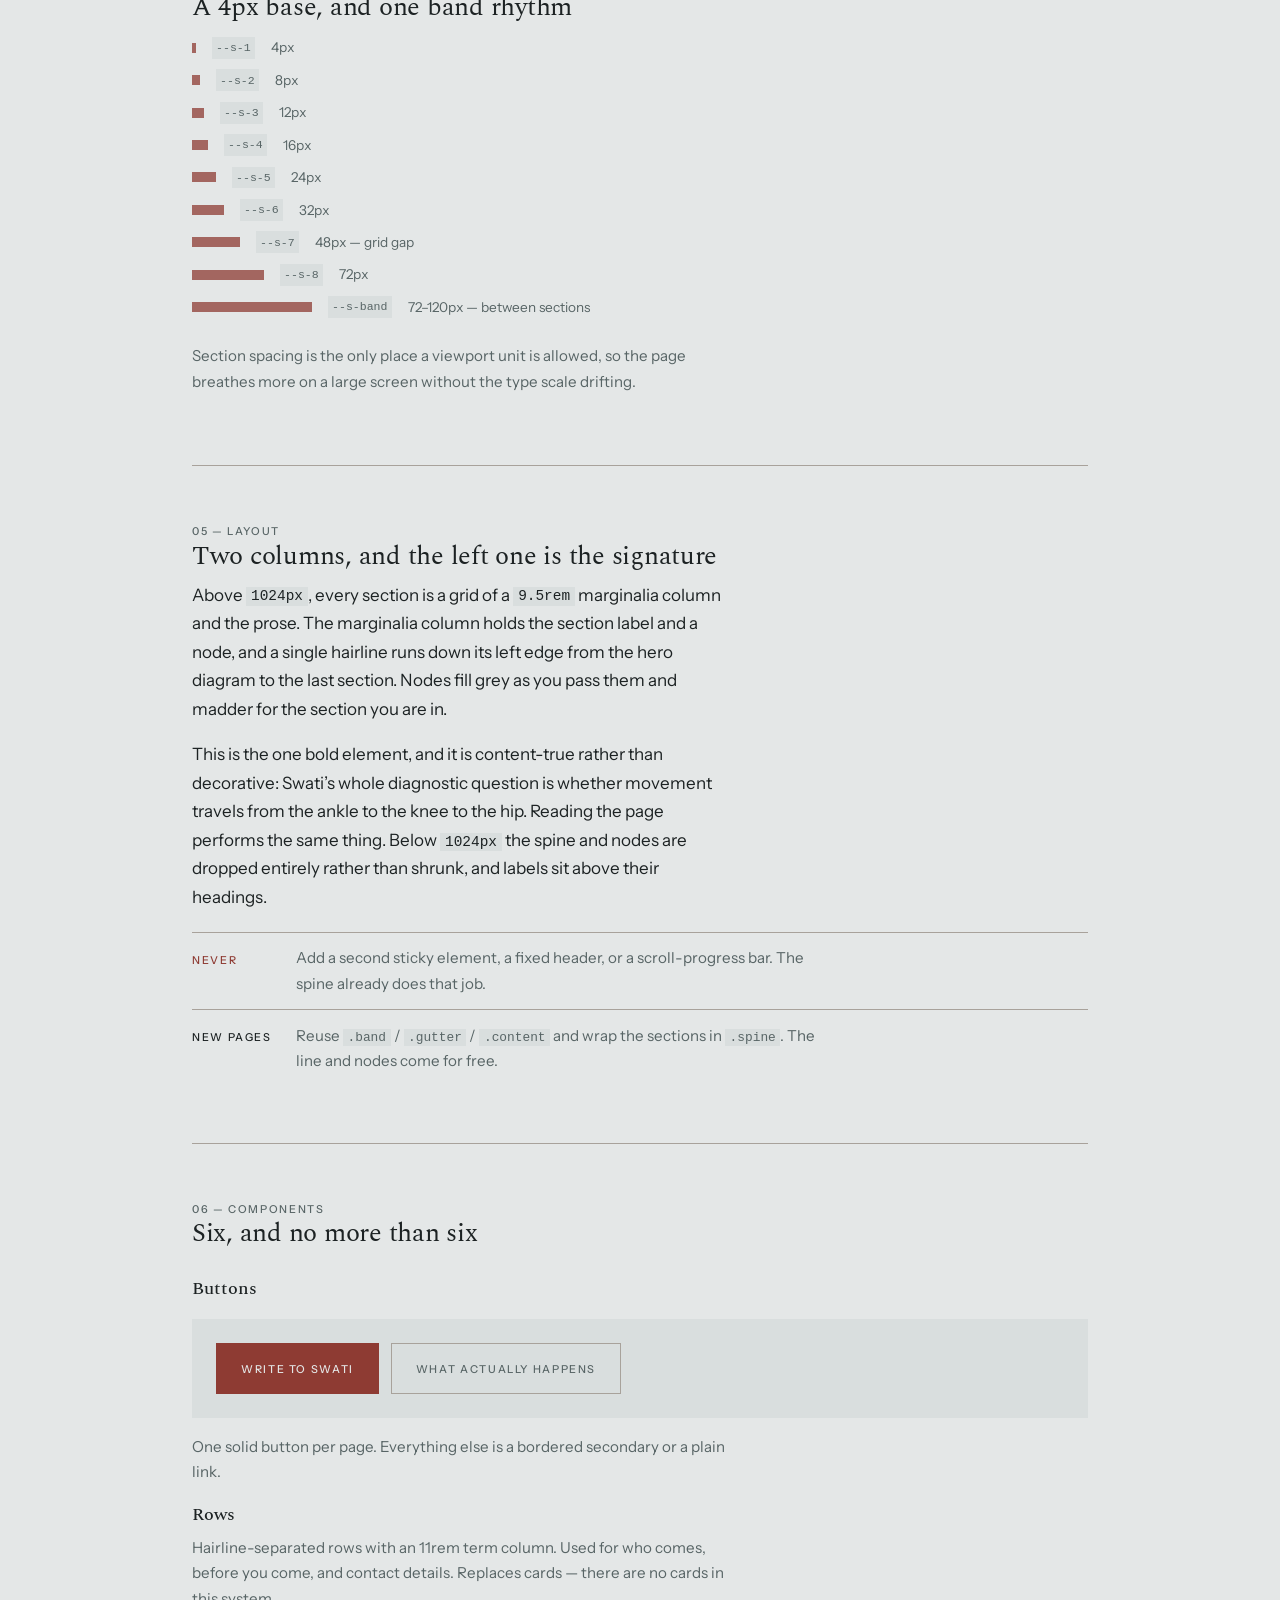
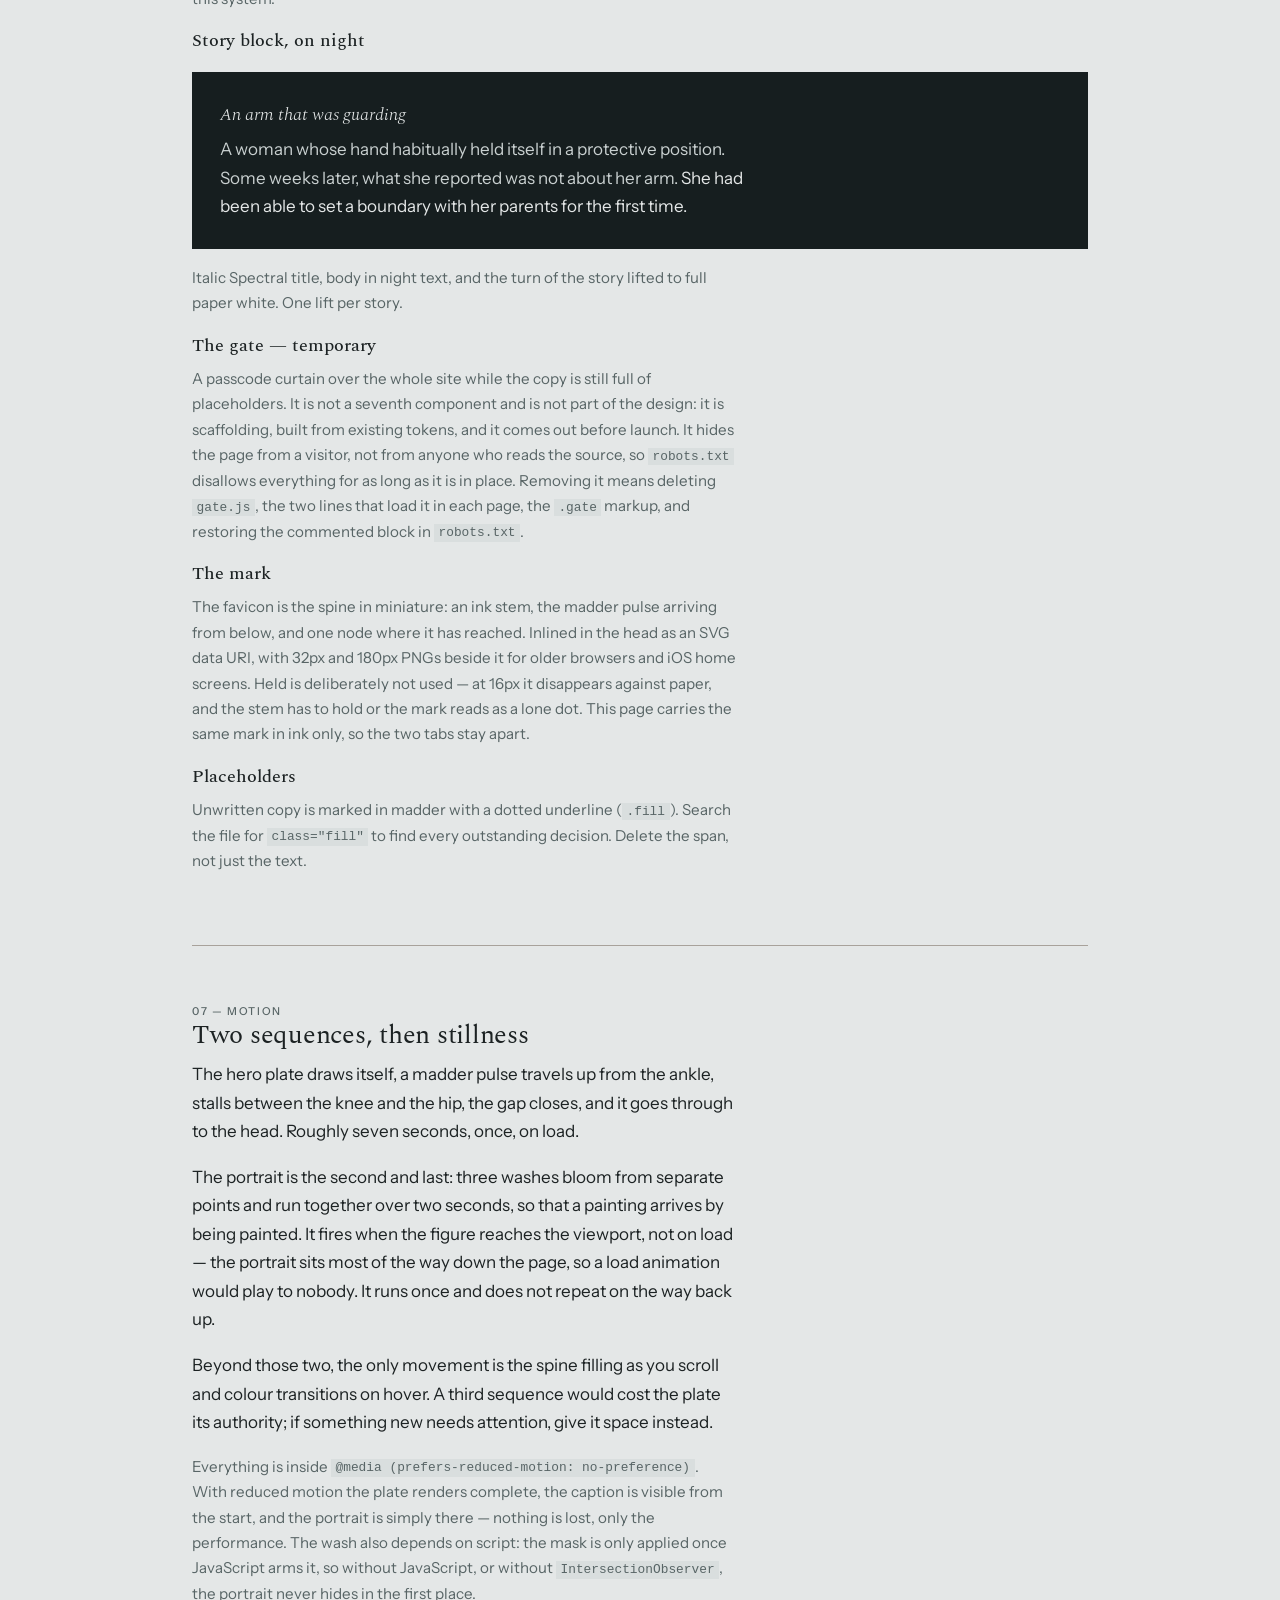
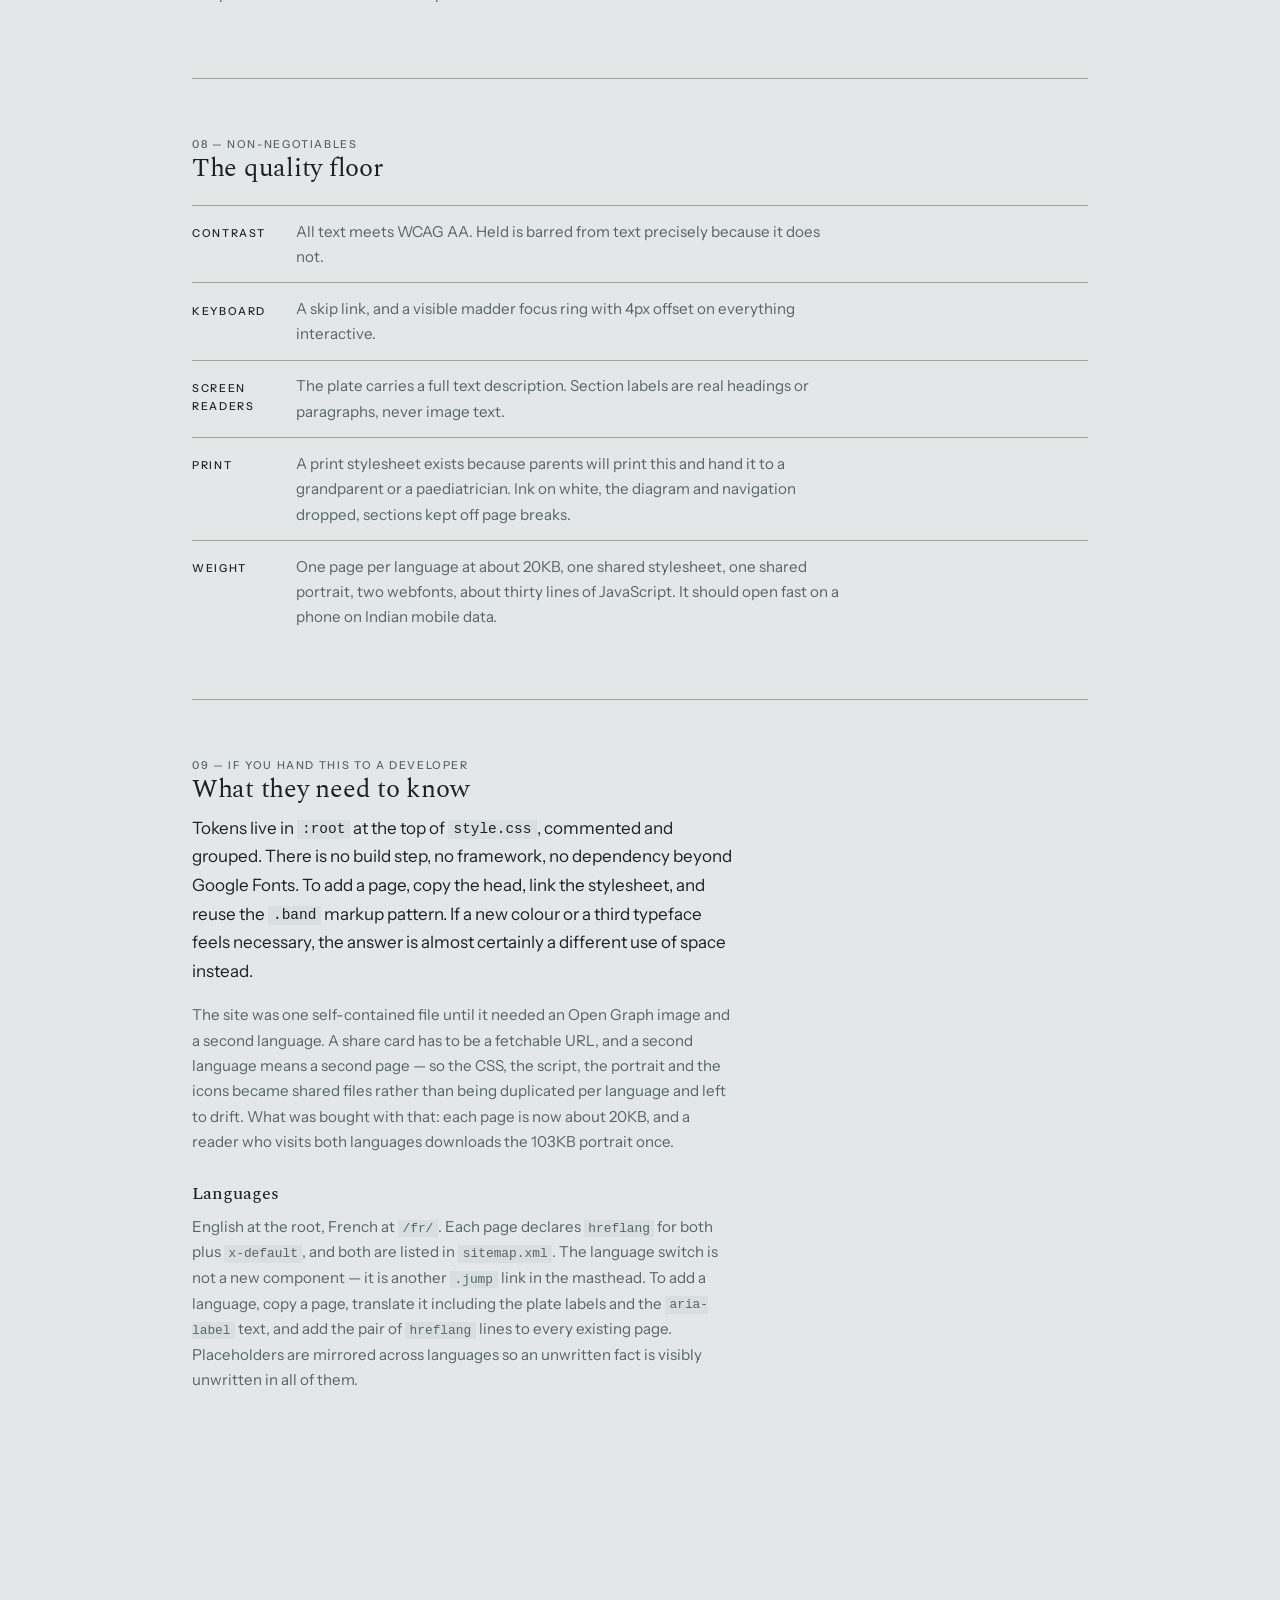
<file: system.html>
<!DOCTYPE html>
<html lang="en">
<head>
<meta charset="utf-8">
<meta name="viewport" content="width=device-width, initial-scale=1">
<title>The Spine — design system for swatirajput.in</title>
<meta name="robots" content="noindex, nofollow">
<link rel="icon" type="image/svg+xml" href="data:image/svg+xml,%3Csvg%20xmlns%3D%22http%3A%2F%2Fwww.w3.org%2F2000%2Fsvg%22%20viewBox%3D%220%200%2032%2032%22%3E%3Crect%20width%3D%2232%22%20height%3D%2232%22%20fill%3D%22%23E4E7E7%22%2F%3E%3Cpath%20d%3D%22M16%204V19%22%20stroke%3D%22%231C2223%22%20stroke-width%3D%222.2%22%20stroke-linecap%3D%22round%22%2F%3E%3Cpath%20d%3D%22M16%2019V28%22%20stroke%3D%22%231C2223%22%20stroke-width%3D%222.2%22%20stroke-linecap%3D%22round%22%2F%3E%3Ccircle%20cx%3D%2216%22%20cy%3D%2219%22%20r%3D%224%22%20fill%3D%22%231C2223%22%2F%3E%3C%2Fsvg%3E">
<link rel="preconnect" href="https://fonts.googleapis.com">
<link rel="preconnect" href="https://fonts.gstatic.com" crossorigin>
<link href="https://fonts.googleapis.com/css2?family=Spectral:ital,wght@0,300;0,400;0,500;1,300;1,400&family=Instrument+Sans:wght@400;500&display=swap" rel="stylesheet">
<style>
:root{
  --paper:#E4E7E7; --paper-2:#D9DEDE; --ink:#1C2223; --slate:#586566;
  --held:#A8A29B; --pulse:#8E3B33; --pulse-deep:#6E2B25;
  --night:#161E1F; --night-text:#C9D0D0;
  --serif:"Spectral",Georgia,serif;
  --sans:"Instrument Sans",-apple-system,BlinkMacSystemFont,"Segoe UI",sans-serif;
  --hair:1px solid var(--held);
}
*{box-sizing:border-box}
body{margin:0;background:var(--paper);color:var(--ink);font-family:var(--sans);
  font-size:1.0625rem;line-height:1.68;padding:0 clamp(1.25rem,4vw,2.5rem) 6rem}
.wrap{max-width:56rem;margin:0 auto}
header{padding:3rem 0 2rem;border-bottom:var(--hair);margin-bottom:3rem}
h1{font-family:var(--serif);font-weight:300;font-size:clamp(2rem,5vw,3rem);
  line-height:1.1;letter-spacing:-.02em;margin:.5rem 0 1rem}
h2{font-family:var(--serif);font-weight:400;font-size:1.6rem;line-height:1.25;
  margin:0 0 .5rem;letter-spacing:-.01em}
h3{font-family:var(--serif);font-weight:500;font-size:1.1rem;margin:0 0 .35rem}
p{max-width:34rem;margin:0 0 1em}
section{padding:0 0 3.5rem;border-bottom:var(--hair);margin-bottom:3.5rem}
section:last-of-type{border:0}
.eyebrow{font-size:.68rem;letter-spacing:.15em;text-transform:uppercase;
  font-weight:500;color:var(--slate);margin:0}
.note{color:var(--slate);font-size:.945rem}
code{font-family:ui-monospace,Menlo,monospace;font-size:.85em;
  background:var(--paper-2);padding:.1em .35em}

/* swatches */
.swatches{display:grid;gap:1rem;grid-template-columns:repeat(auto-fill,minmax(11rem,1fr));margin-top:1.5rem}
.sw{border:var(--hair)}
.sw .chip{height:5rem}
.sw .meta{padding:.6rem .7rem;font-size:.8rem;line-height:1.5}
.sw .meta b{display:block;font-weight:500}
.sw .meta span{color:var(--slate);display:block;font-family:ui-monospace,monospace;font-size:.72rem}

/* type specimens */
.spec{border-top:var(--hair);padding:1.1rem 0;display:grid;gap:.25rem 2rem}
@media(min-width:720px){.spec{grid-template-columns:9rem 1fr}}
.spec .k{font-size:.68rem;letter-spacing:.15em;text-transform:uppercase;
  color:var(--slate);font-weight:500;padding-top:.5rem}
.s-hero{font-family:var(--serif);font-weight:300;font-size:clamp(2.3rem,3.4vw,4rem);line-height:1.08;letter-spacing:-.018em}
.s-h2{font-family:var(--serif);font-weight:400;font-size:2.1rem;line-height:1.22;letter-spacing:-.008em}
.s-h3{font-family:var(--serif);font-weight:500;font-size:1.14rem;line-height:1.35}
.s-lede{font-family:var(--serif);font-weight:300;font-size:1.24rem;line-height:1.5}
.s-body{font-size:1.0625rem;line-height:1.68}
.s-small{font-size:.945rem;color:var(--slate)}
.s-label{font-size:.68rem;letter-spacing:.15em;text-transform:uppercase;font-weight:500;color:var(--slate)}

/* space scale */
.space div{display:flex;align-items:center;gap:1rem;padding:.3rem 0;font-size:.85rem;color:var(--slate)}
.space i{display:block;height:10px;background:var(--pulse);opacity:.75}

/* components */
.btn{display:inline-block;font-weight:500;font-size:.68rem;letter-spacing:.15em;
  text-transform:uppercase;padding:.95rem 1.5rem;border:1px solid;text-decoration:none}
.btn--pulse{background:var(--pulse);border-color:var(--pulse);color:var(--paper)}
.btn--line{background:none;border-color:var(--held);color:var(--slate)}
.demo{background:var(--paper-2);padding:1.5rem;margin:1rem 0;display:flex;gap:.75rem;flex-wrap:wrap}
.night-demo{background:var(--night);color:var(--night-text);padding:1.75rem;margin:1rem 0}
.night-demo h3{color:var(--paper);font-style:italic;font-weight:300}
.night-demo p{margin:0;max-width:33rem}
.night-demo .turn{color:var(--paper)}
.rules{margin:1.25rem 0 0;padding:0;list-style:none}
.rules li{border-top:var(--hair);padding:.8rem 0;display:grid;gap:.15rem 1.5rem}
@media(min-width:720px){.rules li{grid-template-columns:5rem 1fr}}
.rules b{font-weight:500;font-size:.68rem;letter-spacing:.15em;text-transform:uppercase;padding-top:.35rem}
.yes b{color:var(--ink)} .no b{color:var(--pulse)}
.rules p{margin:0;font-size:.945rem;color:var(--slate)}
</style>
</head>
<body>
<div class="wrap">

<header>
  <p class="eyebrow">Design system</p>
  <h1>The Spine</h1>
  <p class="note">The system behind swatirajput.in. Direction: an anatomical plate that has learned to breathe &mdash; cool engraved paper, one warm pulse, and a single line running the length of the page. Every token here already exists in <code>index.html</code>. Any new page should pull from this list and add nothing to it.</p>
</header>

<section>
  <p class="eyebrow">01 &mdash; Why it looks like this</p>
  <h2>The design has one job: make illegible work legible</h2>
  <p>Swati&rsquo;s difficulty is not that people doubt her. It is that nobody can explain what she does, so it gets called magic, which loses her the readers who most need convincing. The page therefore has to hold two registers at once: the precision of the clinical world she trained in, and the warmth of the work she actually does.</p>
  <p>That tension produced every decision below. Cool paper and hairline rules and letterspaced keys carry the instrument. Spectral, set large and loose with plenty of rest, carries the hand. The one warm colour is used the way an anatomical plate uses a madder wash &mdash; sparingly, to mark what is alive.</p>
</section>

<section>
  <p class="eyebrow">02 &mdash; Colour</p>
  <h2>Nine values, and they mean things</h2>
  <p>The palette is semantic. <b>Held</b> is what has stopped travelling; <b>pulse</b> is what is going through. That mapping comes from the work itself, so it must not be reversed for visual variety.</p>
  <div class="swatches">
    <div class="sw"><div class="chip" style="background:var(--paper)"></div><div class="meta"><b>Paper</b><span>#E4E7E7</span>Page ground</div></div>
    <div class="sw"><div class="chip" style="background:var(--paper-2)"></div><div class="meta"><b>Paper 2</b><span>#D9DEDE</span>Inset blocks</div></div>
    <div class="sw"><div class="chip" style="background:var(--ink)"></div><div class="meta"><b>Ink</b><span>#1C2223</span>Text &middot; 13:1</div></div>
    <div class="sw"><div class="chip" style="background:var(--slate)"></div><div class="meta"><b>Slate</b><span>#586566</span>Secondary &middot; 4.9:1</div></div>
    <div class="sw"><div class="chip" style="background:var(--held)"></div><div class="meta"><b>Held</b><span>#A8A29B</span>Rules and dots only</div></div>
    <div class="sw"><div class="chip" style="background:var(--pulse)"></div><div class="meta"><b>Pulse</b><span>#8E3B33</span>Signal &middot; 6:1</div></div>
    <div class="sw"><div class="chip" style="background:var(--pulse-deep)"></div><div class="meta"><b>Pulse deep</b><span>#6E2B25</span>Hover</div></div>
    <div class="sw"><div class="chip" style="background:var(--night)"></div><div class="meta"><b>Night</b><span>#161E1F</span>One inversion</div></div>
    <div class="sw"><div class="chip" style="background:var(--night-text)"></div><div class="meta"><b>Night text</b><span>#C9D0D0</span>On night &middot; 10.8:1</div></div>
  </div>
  <ul class="rules">
    <li class="no"><b>Never</b><p>Held as a text colour. It fails contrast against paper at every size &mdash; it exists for 1px rules and 9px dots.</p></li>
    <li class="no"><b>Never</b><p>Pulse as a background for long text, or as a decorative fill. One solid button per screen, at most.</p></li>
    <li class="no"><b>Never</b><p>A gradient, a drop shadow, or a second accent. If something needs emphasis, use scale, space, or italic.</p></li>
    <li class="yes"><b>Always</b><p>Night used exactly once per page, for the passage that earns intimacy. On the homepage that is the five accounts.</p></li>
  </ul>
</section>

<section>
  <p class="eyebrow">03 &mdash; Type</p>
  <h2>Two families: one speaks, one instructs</h2>
  <p><b>Spectral</b> carries anything in Swati&rsquo;s voice or about a person &mdash; headlines, ledes, story titles, the turn lines. It was designed for screen reading and has an engraved crispness that suits the plate. Weights 300, 400, 500 and italic. <b>Instrument Sans</b> carries anything that instructs &mdash; body copy, labels, rows, buttons. Weights 400 and 500 only.</p>
  <p class="note">There is deliberately no monospace. A mono label is the current shorthand for &ldquo;technical&rdquo; and it reads as a template tell; letterspaced small caps do the same job and belong to the anatomical-plate reference.</p>

  <div class="spec"><div class="k">Hero</div><div class="s-hero">She listens for where the conversation <em>stops.</em></div></div>
  <div class="spec"><div class="k">Section head</div><div class="s-h2">Five things worth knowing</div></div>
  <div class="spec"><div class="k">Lede</div><div class="s-lede">She works through gentle touch, and she is not manipulating tissue.</div></div>
  <div class="spec"><div class="k">Sub-head</div><div class="s-h3">A block is a communication, not a fault</div></div>
  <div class="spec"><div class="k">Body</div><div class="s-body">A fracture at five. A difficult birth. A fright. The body contracts and finds a way around it, and then nobody tells the nervous system that the moment has passed.</div></div>
  <div class="spec"><div class="k">Small</div><div class="s-small">Medical reports are useful, but general information is fine to start with.</div></div>
  <div class="spec"><div class="k">Label</div><div class="s-label">Before you come</div></div>

  <ul class="rules">
    <li class="yes"><b>Measure</b><p>Prose never exceeds <code>34rem</code>. This is a reading site, and an anxious parent reads it at night.</p></li>
    <li class="yes"><b>Italic</b><p>Spectral italic marks the body speaking &mdash; <em>what is this holding trying to say?</em> Not used for general emphasis.</p></li>
    <li class="no"><b>Never</b><p>Centred paragraphs, all-caps headlines, or letterspacing on anything larger than a label.</p></li>
  </ul>
</section>

<section>
  <p class="eyebrow">04 &mdash; Space</p>
  <h2>A 4px base, and one band rhythm</h2>
  <div class="space">
    <div><i style="width:4px"></i> <code>--s-1</code> 4px</div>
    <div><i style="width:8px"></i> <code>--s-2</code> 8px</div>
    <div><i style="width:12px"></i> <code>--s-3</code> 12px</div>
    <div><i style="width:16px"></i> <code>--s-4</code> 16px</div>
    <div><i style="width:24px"></i> <code>--s-5</code> 24px</div>
    <div><i style="width:32px"></i> <code>--s-6</code> 32px</div>
    <div><i style="width:48px"></i> <code>--s-7</code> 48px &mdash; grid gap</div>
    <div><i style="width:72px"></i> <code>--s-8</code> 72px</div>
    <div><i style="width:120px"></i> <code>--s-band</code> 72&ndash;120px &mdash; between sections</div>
  </div>
  <p class="note" style="margin-top:1.25rem">Section spacing is the only place a viewport unit is allowed, so the page breathes more on a large screen without the type scale drifting.</p>
</section>

<section>
  <p class="eyebrow">05 &mdash; Layout</p>
  <h2>Two columns, and the left one is the signature</h2>
  <p>Above <code>1024px</code>, every section is a grid of a <code>9.5rem</code> marginalia column and the prose. The marginalia column holds the section label and a node, and a single hairline runs down its left edge from the hero diagram to the last section. Nodes fill grey as you pass them and madder for the section you are in.</p>
  <p>This is the one bold element, and it is content-true rather than decorative: Swati&rsquo;s whole diagnostic question is whether movement travels from the ankle to the knee to the hip. Reading the page performs the same thing. Below <code>1024px</code> the spine and nodes are dropped entirely rather than shrunk, and labels sit above their headings.</p>
  <ul class="rules">
    <li class="no"><b>Never</b><p>Add a second sticky element, a fixed header, or a scroll-progress bar. The spine already does that job.</p></li>
    <li class="yes"><b>New pages</b><p>Reuse <code>.band</code> / <code>.gutter</code> / <code>.content</code> and wrap the sections in <code>.spine</code>. The line and nodes come for free.</p></li>
  </ul>
</section>

<section>
  <p class="eyebrow">06 &mdash; Components</p>
  <h2>Six, and no more than six</h2>
  <h3 style="margin-top:1.5rem">Buttons</h3>
  <div class="demo">
    <a class="btn btn--pulse" href="#">Write to Swati</a>
    <a class="btn btn--line" href="#">What actually happens</a>
  </div>
  <p class="note">One solid button per page. Everything else is a bordered secondary or a plain link.</p>

  <h3>Rows</h3>
  <p class="note">Hairline-separated rows with an 11rem term column. Used for who comes, before you come, and contact details. Replaces cards &mdash; there are no cards in this system.</p>

  <h3>Story block, on night</h3>
  <div class="night-demo">
    <h3>An arm that was guarding</h3>
    <p>A woman whose hand habitually held itself in a protective position. Some weeks later, what she reported was not about her arm. <span class="turn">She had been able to set a boundary with her parents for the first time.</span></p>
  </div>
  <p class="note">Italic Spectral title, body in night text, and the turn of the story lifted to full paper white. One lift per story.</p>

  <h3>The gate &mdash; temporary</h3>
  <p class="note">A passcode curtain over the whole site while the copy is still full of placeholders. It is not a seventh component and is not part of the design: it is scaffolding, built from existing tokens, and it comes out before launch. It hides the page from a visitor, not from anyone who reads the source, so <code>robots.txt</code> disallows everything for as long as it is in place. Removing it means deleting <code>gate.js</code>, the two lines that load it in each page, the <code>.gate</code> markup, and restoring the commented block in <code>robots.txt</code>.</p>

  <h3>The mark</h3>
  <p class="note">The favicon is the spine in miniature: an ink stem, the madder pulse arriving from below, and one node where it has reached. Inlined in the head as an SVG data URI, with 32px and 180px PNGs beside it for older browsers and iOS home screens. Held is deliberately not used &mdash; at 16px it disappears against paper, and the stem has to hold or the mark reads as a lone dot. This page carries the same mark in ink only, so the two tabs stay apart.</p>

  <h3>Placeholders</h3>
  <p class="note">Unwritten copy is marked in madder with a dotted underline (<code>.fill</code>). Search the file for <code>class="fill"</code> to find every outstanding decision. Delete the span, not just the text.</p>
</section>

<section>
  <p class="eyebrow">07 &mdash; Motion</p>
  <h2>Two sequences, then stillness</h2>
  <p>The hero plate draws itself, a madder pulse travels up from the ankle, stalls between the knee and the hip, the gap closes, and it goes through to the head. Roughly seven seconds, once, on load.</p>
  <p>The portrait is the second and last: three washes bloom from separate points and run together over two seconds, so that a painting arrives by being painted. It fires when the figure reaches the viewport, not on load &mdash; the portrait sits most of the way down the page, so a load animation would play to nobody. It runs once and does not repeat on the way back up.</p>
  <p>Beyond those two, the only movement is the spine filling as you scroll and colour transitions on hover. A third sequence would cost the plate its authority; if something new needs attention, give it space instead.</p>
  <p class="note">Everything is inside <code>@media (prefers-reduced-motion: no-preference)</code>. With reduced motion the plate renders complete, the caption is visible from the start, and the portrait is simply there &mdash; nothing is lost, only the performance. The wash also depends on script: the mask is only applied once JavaScript arms it, so without JavaScript, or without <code>IntersectionObserver</code>, the portrait never hides in the first place.</p>
</section>

<section>
  <p class="eyebrow">08 &mdash; Non-negotiables</p>
  <h2>The quality floor</h2>
  <ul class="rules">
    <li class="yes"><b>Contrast</b><p>All text meets WCAG AA. Held is barred from text precisely because it does not.</p></li>
    <li class="yes"><b>Keyboard</b><p>A skip link, and a visible madder focus ring with 4px offset on everything interactive.</p></li>
    <li class="yes"><b>Screen readers</b><p>The plate carries a full text description. Section labels are real headings or paragraphs, never image text.</p></li>
    <li class="yes"><b>Print</b><p>A print stylesheet exists because parents will print this and hand it to a grandparent or a paediatrician. Ink on white, the diagram and navigation dropped, sections kept off page breaks.</p></li>
    <li class="yes"><b>Weight</b><p>One page per language at about 20KB, one shared stylesheet, one shared portrait, two webfonts, about thirty lines of JavaScript. It should open fast on a phone on Indian mobile data.</p></li>
  </ul>
</section>

<section style="border:0">
  <p class="eyebrow">09 &mdash; If you hand this to a developer</p>
  <h2>What they need to know</h2>
  <p>Tokens live in <code>:root</code> at the top of <code>style.css</code>, commented and grouped. There is no build step, no framework, no dependency beyond Google Fonts. To add a page, copy the head, link the stylesheet, and reuse the <code>.band</code> markup pattern. If a new colour or a third typeface feels necessary, the answer is almost certainly a different use of space instead.</p>
  <p class="note">The site was one self-contained file until it needed an Open Graph image and a second language. A share card has to be a fetchable URL, and a second language means a second page &mdash; so the CSS, the script, the portrait and the icons became shared files rather than being duplicated per language and left to drift. What was bought with that: each page is now about 20KB, and a reader who visits both languages downloads the 103KB portrait once.</p>

  <h3 style="margin-top:1.5rem">Languages</h3>
  <p class="note">English at the root, French at <code>/fr/</code>. Each page declares <code>hreflang</code> for both plus <code>x-default</code>, and both are listed in <code>sitemap.xml</code>. The language switch is not a new component &mdash; it is another <code>.jump</code> link in the masthead. To add a language, copy a page, translate it including the plate labels and the <code>aria-label</code> text, and add the pair of <code>hreflang</code> lines to every existing page. Placeholders are mirrored across languages so an unwritten fact is visibly unwritten in all of them.</p>
</section>

</div>
</body>
</html>
</file>
<file: style.css>
/* ==========================================================================
   THE SPINE — the design system for Swati Rajput's site
   Direction: an anatomical plate that has learned to breathe.
   Cool engraved paper, one warm pulse, a single line running down the page.
   Tokens are documented in system.html. Do not introduce colours here.
   ========================================================================== */

:root{
  /* ---- colour -------------------------------------------------------------
     Semantic, not decorative. HELD is what has stopped travelling; PULSE is
     what is going through. Never swap them. HELD never carries text. */
  --paper:#E4E7E7;      /* engraved stock, cool pale — the page ground        */
  --paper-2:#D9DEDE;    /* one step down — inset blocks                       */
  --ink:#1C2223;        /* text and full-strength rules      13:1 on paper    */
  --slate:#586566;      /* secondary text and labels          4.9:1 on paper  */
  --held:#A8A29B;       /* drained warm grey — RULES AND DOTS ONLY            */
  --pulse:#8E3B33;      /* madder — the live signal, links, the one CTA       */
  --pulse-deep:#6E2B25; /* hover and pressed                                 */
  --night:#161E1F;      /* the single inversion, used once on the page        */
  --night-text:#C9D0D0;

  /* ---- type ---------------------------------------------------------------
     Two families. Spectral for anything that speaks, Instrument Sans for
     anything that instructs. Labels are letterspaced caps — no mono anywhere. */
  --serif:"Spectral",Georgia,"Times New Roman",serif;
  --sans:"Instrument Sans",-apple-system,BlinkMacSystemFont,"Segoe UI",Roboto,sans-serif;

  --t-hero:clamp(2.3rem,1.5rem + 3.4vw,4rem);
  --t-h2:clamp(1.6rem,1.35rem + 1.05vw,2.1rem);
  --t-h3:1.14rem;
  --t-lede:clamp(1.1rem,1.05rem + .25vw,1.24rem);
  --t-body:1.0625rem;
  --t-small:.945rem;
  --t-label:.68rem;

  --lh-tight:1.08; --lh-head:1.22; --lh-body:1.68; --track-label:.15em;

  /* ---- space — 4px base ------------------------------------------------- */
  --s-1:.25rem; --s-2:.5rem; --s-3:.75rem; --s-4:1rem;
  --s-5:1.5rem; --s-6:2rem; --s-7:3rem;   --s-8:4.5rem;
  --s-band:clamp(4.5rem,9vh,7.5rem);

  /* ---- measure & grid --------------------------------------------------- */
  --measure:34rem;      /* prose is never wider — this is a reading site */
  --gutter:9.5rem;      /* the marginalia column, where the spine lives  */
  --page:70rem;
  --pad:clamp(1.25rem,4vw,2.5rem);

  --hair:1px solid var(--held);
  --ease:cubic-bezier(.4,0,.5,1);
}

/* ---- reset -------------------------------------------------------------- */
*,*::before,*::after{box-sizing:border-box}
html{-webkit-text-size-adjust:100%;scroll-behavior:smooth}
body{
  margin:0;background:var(--paper);color:var(--ink);
  font-family:var(--sans);font-size:var(--t-body);line-height:var(--lh-body);
  font-weight:400;-webkit-font-smoothing:antialiased;text-rendering:optimizeLegibility;
}
img,svg{display:block;max-width:100%}
::selection{background:var(--pulse);color:var(--paper)}
:focus-visible{outline:2px solid var(--pulse);outline-offset:4px;border-radius:1px}
.skip{position:absolute;left:-9999px;background:var(--ink);color:var(--paper);
  padding:var(--s-3) var(--s-4);z-index:20;font-size:var(--t-small);text-decoration:none}
.skip:focus{left:var(--s-4);top:var(--s-4)}

/* ---- primitives --------------------------------------------------------- */
.page{max-width:var(--page);margin:0 auto;padding:0 var(--pad)}
.label{font-family:var(--sans);font-weight:500;font-size:var(--t-label);
  letter-spacing:var(--track-label);text-transform:uppercase;color:var(--slate);margin:0}
h1,h2,h3{font-family:var(--serif);font-weight:400;margin:0}
h1{font-size:var(--t-hero);line-height:var(--lh-tight);letter-spacing:-.018em;font-weight:300}
h2{font-size:var(--t-h2);line-height:var(--lh-head);letter-spacing:-.008em;max-width:26em}
h3{font-size:var(--t-h3);line-height:1.35;font-weight:500}
p{margin:0 0 1.1em;max-width:var(--measure)}
p:last-child{margin-bottom:0}
.lede{font-family:var(--serif);font-size:var(--t-lede);line-height:1.5;font-weight:300}
.quiet{color:var(--slate);font-size:var(--t-small)}
a{color:var(--pulse);text-decoration:none;border-bottom:1px solid rgba(142,59,51,.35);
  transition:color .2s var(--ease),border-color .2s var(--ease)}
a:hover{color:var(--pulse-deep);border-bottom-color:var(--pulse-deep)}
.gap-top{margin-top:var(--s-6)}

.btn{display:inline-block;font-family:var(--sans);font-weight:500;font-size:var(--t-label);
  letter-spacing:var(--track-label);text-transform:uppercase;padding:.95rem 1.5rem;
  border:1px solid;text-decoration:none;
  transition:background .22s var(--ease),color .22s var(--ease),border-color .22s var(--ease)}
.btn--pulse{background:var(--pulse);border-color:var(--pulse);color:var(--paper)}
.btn--pulse:hover{background:var(--pulse-deep);border-color:var(--pulse-deep);color:var(--paper)}
.btn--line{background:none;border-color:var(--held);color:var(--slate)}
.btn--line:hover{border-color:var(--ink);color:var(--ink)}
.actions{display:flex;flex-wrap:wrap;gap:var(--s-3);margin-top:var(--s-6)}

/* editorial placeholder — remove the span once real text is in */
.fill{font-family:var(--sans);font-size:.9em;color:var(--pulse);
  border-bottom:1px dotted var(--pulse)}

/* ==========================================================================
   THE SPINE — one line from the hero diagram to the last section.
   Nodes fill as you read: the signal travelling through the page.
   ========================================================================== */
.band{padding-bottom:var(--s-band)}
.gutter{position:relative}
.gutter .label{margin-bottom:var(--s-4)}
.spine{position:relative}

@media (min-width:1024px){
  .spine::before{content:"";position:absolute;left:0;width:1px;
    top:calc(-1 * var(--s-band));bottom:0;background:var(--held)}
  .band{display:grid;grid-template-columns:var(--gutter) minmax(0,1fr);gap:0 var(--s-7)}
  .gutter{grid-column:1}
  .content{grid-column:2}
  .gutter .inner{position:sticky;top:var(--s-7);padding-left:var(--s-5)}
  .node{position:absolute;left:-4px;top:.42rem;width:9px;height:9px;border-radius:50%;
    background:var(--paper);border:1px solid var(--held);
    transition:background .5s var(--ease),border-color .5s var(--ease),transform .5s var(--ease)}
  .band.passed .node{background:var(--held);border-color:var(--held)}
  .band.here .node{background:var(--pulse);border-color:var(--pulse);transform:scale(1.3)}
  .band.here .gutter .label{color:var(--ink)}
}
@media (max-width:1023px){
  .node{display:none}
  .gutter .label{margin-bottom:var(--s-3)}
}

/* ---- masthead ----------------------------------------------------------- */
.masthead{display:flex;justify-content:space-between;align-items:baseline;
  gap:var(--s-4);padding:var(--s-5) 0 0}
.wordmark{font-family:var(--serif);font-size:1.02rem;font-weight:400;letter-spacing:.16em;
  text-transform:uppercase;color:var(--ink);border:0}
.wordmark:hover{color:var(--pulse)}
.wordmark .practice{display:block;font-family:var(--sans);font-size:var(--t-label);
  font-weight:500;letter-spacing:var(--track-label);color:var(--slate);margin-top:.3rem}
.wordmark:hover .practice{color:var(--slate)}
.masthead nav{display:flex;align-items:baseline;gap:var(--s-5)}
.masthead .jump{font-size:var(--t-label);letter-spacing:var(--track-label);
  text-transform:uppercase;font-weight:500;color:var(--slate);border-bottom-color:var(--held)}
.masthead .jump:hover{color:var(--pulse)}
/* On a phone the wordmark and two links will not share a row without both
   breaking mid-word. Give the links their own row rather than let them wrap. */
@media (max-width:480px){
  .masthead{flex-wrap:wrap;row-gap:var(--s-3)}
  .masthead nav{width:100%;gap:var(--s-5)}
  .masthead .jump{white-space:nowrap}
}

/* ---- hero --------------------------------------------------------------- */
.hero{padding-top:clamp(3rem,7vh,6rem)}
.hero h1{max-width:20em}
.hero h1 em{font-style:italic;font-weight:400;color:var(--pulse)}
.hero .sub{margin-top:var(--s-5);max-width:29rem;color:var(--slate)}
.hero .eyebrow{margin-bottom:var(--s-5)}
.plate{margin:var(--s-7) 0 0}
@media (max-width:1023px){
  .hero{display:flex;flex-direction:column}
  .hero .content{order:1}
  .hero .gutter{order:2}
}
@media (min-width:1024px){
  .hero .gutter{min-height:26rem}
  .plate{position:absolute;left:-4px;bottom:0;margin:0}
}

/* the plate: an anatomical key that runs the page's own diagnostic question */
.plate text{font-family:var(--sans);font-size:8.5px;font-weight:500;letter-spacing:.14em;
  text-transform:uppercase;fill:var(--slate)}
.plate .stem{stroke:var(--held);stroke-width:1;fill:none}
.plate .tick{stroke:var(--held);stroke-width:1}
.plate .dot{fill:var(--paper);stroke:var(--held);stroke-width:1}
.plate .trace{stroke:var(--pulse);stroke-width:1.6;fill:none;
  stroke-dasharray:26 900;stroke-dashoffset:26}
.plate .mask{stroke:var(--paper);stroke-width:5;fill:none}
.plate .caption{font-family:var(--serif);font-style:italic;font-weight:300;
  font-size:10.5px;fill:var(--slate);letter-spacing:0;text-transform:none}

@media (prefers-reduced-motion:no-preference){
  .plate .stem{stroke-dasharray:356;stroke-dashoffset:356;animation:draw 1.3s var(--ease) .2s both}
  .plate .trace{animation:travel 5.4s var(--ease) 1.4s both}
  .plate .mask{animation:closegap 5.4s linear 1.4s both}
  .plate .caption{opacity:0;animation:surface 1.1s var(--ease) 5.2s both}

  /* The portrait is a painting, so it arrives by being painted: three washes
     bloom from separate points and run together, the way water spreads on
     paper. Armed by script only when the figure is near the viewport, so it
     plays where it can be seen instead of off-screen on load. Without script,
     or with reduced motion, none of this applies and the portrait is simply
     there. */
  .portrait.armed .frame{
    --wash:radial-gradient(circle,#000 38%,transparent 72%),
           radial-gradient(circle,#000 38%,transparent 72%),
           radial-gradient(circle,#000 38%,transparent 72%);
    -webkit-mask-image:var(--wash);mask-image:var(--wash);
    -webkit-mask-repeat:no-repeat;mask-repeat:no-repeat;
    -webkit-mask-position:44% 33%,64% 60%,32% 75%;mask-position:44% 33%,64% 60%,32% 75%;
    -webkit-mask-size:0% 0%,0% 0%,0% 0%;mask-size:0% 0%,0% 0%,0% 0%}
  .portrait.armed.washed .frame{animation:wash 2s var(--ease) both}
  .portrait.armed figcaption{opacity:0}
  .portrait.armed.washed figcaption{animation:surface .9s var(--ease) 1.15s both}
}
@keyframes draw{to{stroke-dashoffset:0}}
@keyframes travel{        /* up from the ankle, stalls at the gap, goes through */
  0%{stroke-dashoffset:26}
  30%{stroke-dashoffset:-102}
  52%{stroke-dashoffset:-102}
  100%{stroke-dashoffset:-382}
}
@keyframes closegap{0%,44%{opacity:1} 56%,100%{opacity:0}}
@keyframes surface{to{opacity:1}}
@keyframes wash{          /* fast at first, then slowing, as pigment does */
  0%{opacity:.12;-webkit-mask-size:0% 0%,0% 0%,0% 0%;mask-size:0% 0%,0% 0%,0% 0%}
  45%{opacity:.85;-webkit-mask-size:135% 135%,45% 45%,65% 65%;mask-size:135% 135%,45% 45%,65% 65%}
  100%{opacity:1;-webkit-mask-size:235% 235%,200% 200%,215% 215%;mask-size:235% 235%,200% 200%,215% 215%}
}

/* ---- tenets ------------------------------------------------------------- */
.tenets{display:grid;gap:var(--s-6)}
@media (min-width:680px){.tenets{grid-template-columns:1fr 1fr;gap:var(--s-6) var(--s-7)}}
.tenet h3{border-top:var(--hair);padding-top:var(--s-3);margin-bottom:var(--s-2)}
.tenet p{color:var(--slate);font-size:var(--t-small);max-width:30em}

/* ---- who comes ---------------------------------------------------------- */
.rows{border-top:var(--hair)}
.rows > div{padding:var(--s-4) 0;border-bottom:var(--hair);display:grid;gap:var(--s-1) var(--s-6)}
@media (min-width:680px){.rows > div{grid-template-columns:11rem minmax(0,1fr)}}
.rows h3{font-family:var(--sans);font-size:var(--t-small);font-weight:500;line-height:1.5}
.rows p{color:var(--slate);font-size:var(--t-small);max-width:36em}

/* ---- stories: the single inversion -------------------------------------- */
.stories{background:var(--night);color:var(--night-text);
  margin-inline:calc(-1 * var(--pad));padding:var(--s-8) var(--pad)}
@media (min-width:1024px){
  .stories{margin-left:0;margin-right:calc(-1 * var(--pad));
    padding:var(--s-8) clamp(2rem,4vw,3.25rem)}
}
.stories .label{color:var(--held)}
.stories h2{color:var(--paper);margin:var(--s-4) 0 var(--s-5)}
.stories .caveat{color:var(--held);font-size:var(--t-small);max-width:33em;
  border-left:1px solid rgba(168,162,155,.45);padding-left:var(--s-4);margin-bottom:var(--s-7)}
.story{max-width:33rem;margin-bottom:var(--s-6)}
.story:last-child{margin-bottom:0}
.story h3{font-family:var(--serif);font-style:italic;font-weight:300;
  color:var(--paper);font-size:1.18rem;margin-bottom:var(--s-2)}
.story p{color:var(--night-text)}
.story .turn{color:var(--paper)}

/* ---- before you come ---------------------------------------------------- */
.terms{border-top:var(--hair);margin:0}
.terms > div{padding:var(--s-4) 0;border-bottom:var(--hair)}
.terms dt{font-family:var(--serif);font-size:var(--t-h3);font-weight:500;margin-bottom:var(--s-1)}
.terms dd{margin:0;color:var(--slate);font-size:var(--t-small);max-width:36em}

/* ---- about -------------------------------------------------------------- */
/* One watercolour on the site, treated as a figure on the plate: hairline
   frame, keyed caption, no rounding, no shadow, no filter. */
.portrait{margin:var(--s-5) 0 var(--s-7);max-width:22rem}
.portrait .frame{aspect-ratio:4/5;border:var(--hair);
  background:var(--paper-2) var(--portrait) center 22% / cover no-repeat}
.portrait figcaption{display:flex;align-items:center;gap:var(--s-3);margin-top:var(--s-3);
  font-size:var(--t-label);letter-spacing:var(--track-label);text-transform:uppercase;
  font-weight:500;color:var(--slate)}
.portrait figcaption::before{content:"";width:1.25rem;height:1px;background:var(--held);flex:none}
@media (max-width:1023px){.portrait{max-width:20rem}}

.turnline{font-family:var(--serif);font-style:italic;font-weight:300;color:var(--pulse);
  font-size:clamp(1.45rem,1.2rem + 1vw,2rem);line-height:1.28;max-width:22em;margin:var(--s-6) 0}

/* ---- contact ------------------------------------------------------------ */
.details{border-top:var(--hair);margin-top:var(--s-6);padding-top:var(--s-4)}
.details > div{display:grid;gap:0 var(--s-5);padding:var(--s-2) 0}
@media (min-width:520px){.details > div{grid-template-columns:7rem 1fr}}
.details dt{font-size:var(--t-label);letter-spacing:var(--track-label);text-transform:uppercase;
  font-weight:500;color:var(--slate);padding-top:.3rem}
.details dd{margin:0}

/* ---- footer ------------------------------------------------------------- */
footer{border-top:var(--hair);padding:var(--s-5) 0 var(--s-8);
  font-size:var(--t-small);color:var(--slate)}
footer nav{display:flex;flex-wrap:wrap;gap:var(--s-2) var(--s-5);margin-bottom:var(--s-4)}
footer nav a{color:var(--slate);border-bottom-color:var(--held);font-size:var(--t-label);
  letter-spacing:var(--track-label);text-transform:uppercase;font-weight:500}
footer nav a:hover{color:var(--pulse);border-bottom-color:var(--pulse)}
footer p{max-width:36em;margin:0}

/* ---- print: parents will print this and pass it on --------------------- */
@media print{
  :root{--paper:#fff;--ink:#000;--slate:#333;--held:#999}
  body{background:#fff;font-size:11pt}
  .masthead .jump,.actions,.plate,footer nav,.skip{display:none}
  .spine::before,.node{display:none}
  .band{display:block;page-break-inside:avoid}
  .stories{background:none;color:#000;margin:0;padding:0}
  .stories h2,.story h3,.story p,.story .turn,.stories .label{color:#000}
  .stories .caveat{color:#333;border-color:#999}
  a{color:#000;border:0}
}

/* ==========================================================================
   PORTRAIT — a watercolour, and the only photograph-shaped thing on the site.
   Served as a file rather than inlined: both language versions share it, so a
   browser fetches it once for the whole site.
   ========================================================================== */
:root{--portrait:url("/swati.jpg")}

/* ---- gate ---------------------------------------------------------------
   A curtain over an unfinished page. See gate.js: it hides the page from a
   visitor, not from anyone who looks at the source. */
.gate{display:none}
html.locked{overflow:hidden}
html.locked body > *:not(.gate){display:none}
html.locked .gate{display:flex;position:fixed;inset:0;background:var(--paper);
  align-items:center;justify-content:center;padding:var(--s-5)}
.gate-inner{width:100%;max-width:22rem}
.gate .mark{display:block;margin-bottom:var(--s-6)}
.gate-title{font-family:var(--serif);font-weight:300;font-size:var(--t-h2);
  line-height:var(--lh-head);letter-spacing:-.01em;margin:0 0 var(--s-3)}
.gate p{color:var(--slate);font-size:var(--t-small);margin:0 0 var(--s-5);max-width:none}
.gate form{display:flex;flex-wrap:wrap;gap:var(--s-3)}
.gate label{font-size:var(--t-label);letter-spacing:var(--track-label);
  text-transform:uppercase;font-weight:500;color:var(--slate);width:100%}
.gate input{flex:1 1 11rem;min-width:0;font-family:var(--sans);font-size:var(--t-body);
  padding:.8rem .9rem;border:1px solid var(--held);background:var(--paper-2);
  color:var(--ink);border-radius:0}
.gate input:focus-visible{outline:2px solid var(--pulse);outline-offset:2px}
.gate button{font-family:var(--sans);font-weight:500;font-size:var(--t-label);
  letter-spacing:var(--track-label);text-transform:uppercase;padding:.8rem 1.4rem;
  border:1px solid var(--pulse);background:var(--pulse);color:var(--paper);cursor:pointer}
.gate button:hover{background:var(--pulse-deep);border-color:var(--pulse-deep)}
.gate-error{width:100%;margin:0;color:var(--pulse);font-size:var(--t-small)}

/* ==========================================================================
   THE INVITATION — a recorded practice, set as a page you can sit with.
   Spectral throughout, because every word on it is Swati speaking. Wider
   leading and more rest than the site's prose: this is read slowly, once.
   ========================================================================== */
.invite{max-width:44rem}
.invite-head{padding:var(--s-7) 0 var(--s-6)}
.invite-head h1{margin-top:var(--s-3)}
.invite-rule{border:0;border-top:var(--hair);margin:var(--s-7) 0}
.invite-body{font-family:var(--serif);font-weight:300;
  font-size:clamp(1.14rem,1.05rem + .4vw,1.32rem);line-height:1.72}
.invite-body p{max-width:32rem;margin:0 0 1.45em}
.invite-turn{color:var(--pulse);font-style:italic}
.invite-silence{font-family:var(--sans);font-style:normal;font-size:var(--t-label);
  letter-spacing:var(--track-label);text-transform:uppercase;font-weight:500;
  color:var(--slate);display:flex;align-items:center;gap:var(--s-3);
  margin:var(--s-7) 0 !important}
.invite-silence::before,.invite-silence::after{content:"";height:1px;background:var(--held);flex:1}
.invite-note{max-width:32rem}
@media (max-width:1023px){.invite-head{padding-top:var(--s-6)}}

/* ---- the letter --------------------------------------------------------- */
.letter{font-family:var(--serif);font-weight:300;font-size:var(--t-lede);line-height:1.62}
.letter p{max-width:32rem;margin-bottom:1.3em}
.signoff{font-family:var(--serif);font-style:italic;font-weight:300;
  font-size:var(--t-lede);margin-top:var(--s-5)}

/* the recording itself — native controls, deliberately unstyled beyond the
   frame: a custom player would be a component the system does not want.
   preload="none" matters more than any of this: nothing is fetched until
   someone presses play. */
.invite-audio{margin:var(--s-6) 0 0;padding:var(--s-5);background:var(--paper-2);max-width:32rem}
.invite-audio .label{margin-bottom:var(--s-3)}
.invite-audio audio{width:100%;margin-bottom:var(--s-3)}
.invite-audio .quiet{margin:0}
.invite-transcript-head{margin-bottom:var(--s-6)}
.invite-transcript-head .label{margin-bottom:var(--s-2)}
</file>
